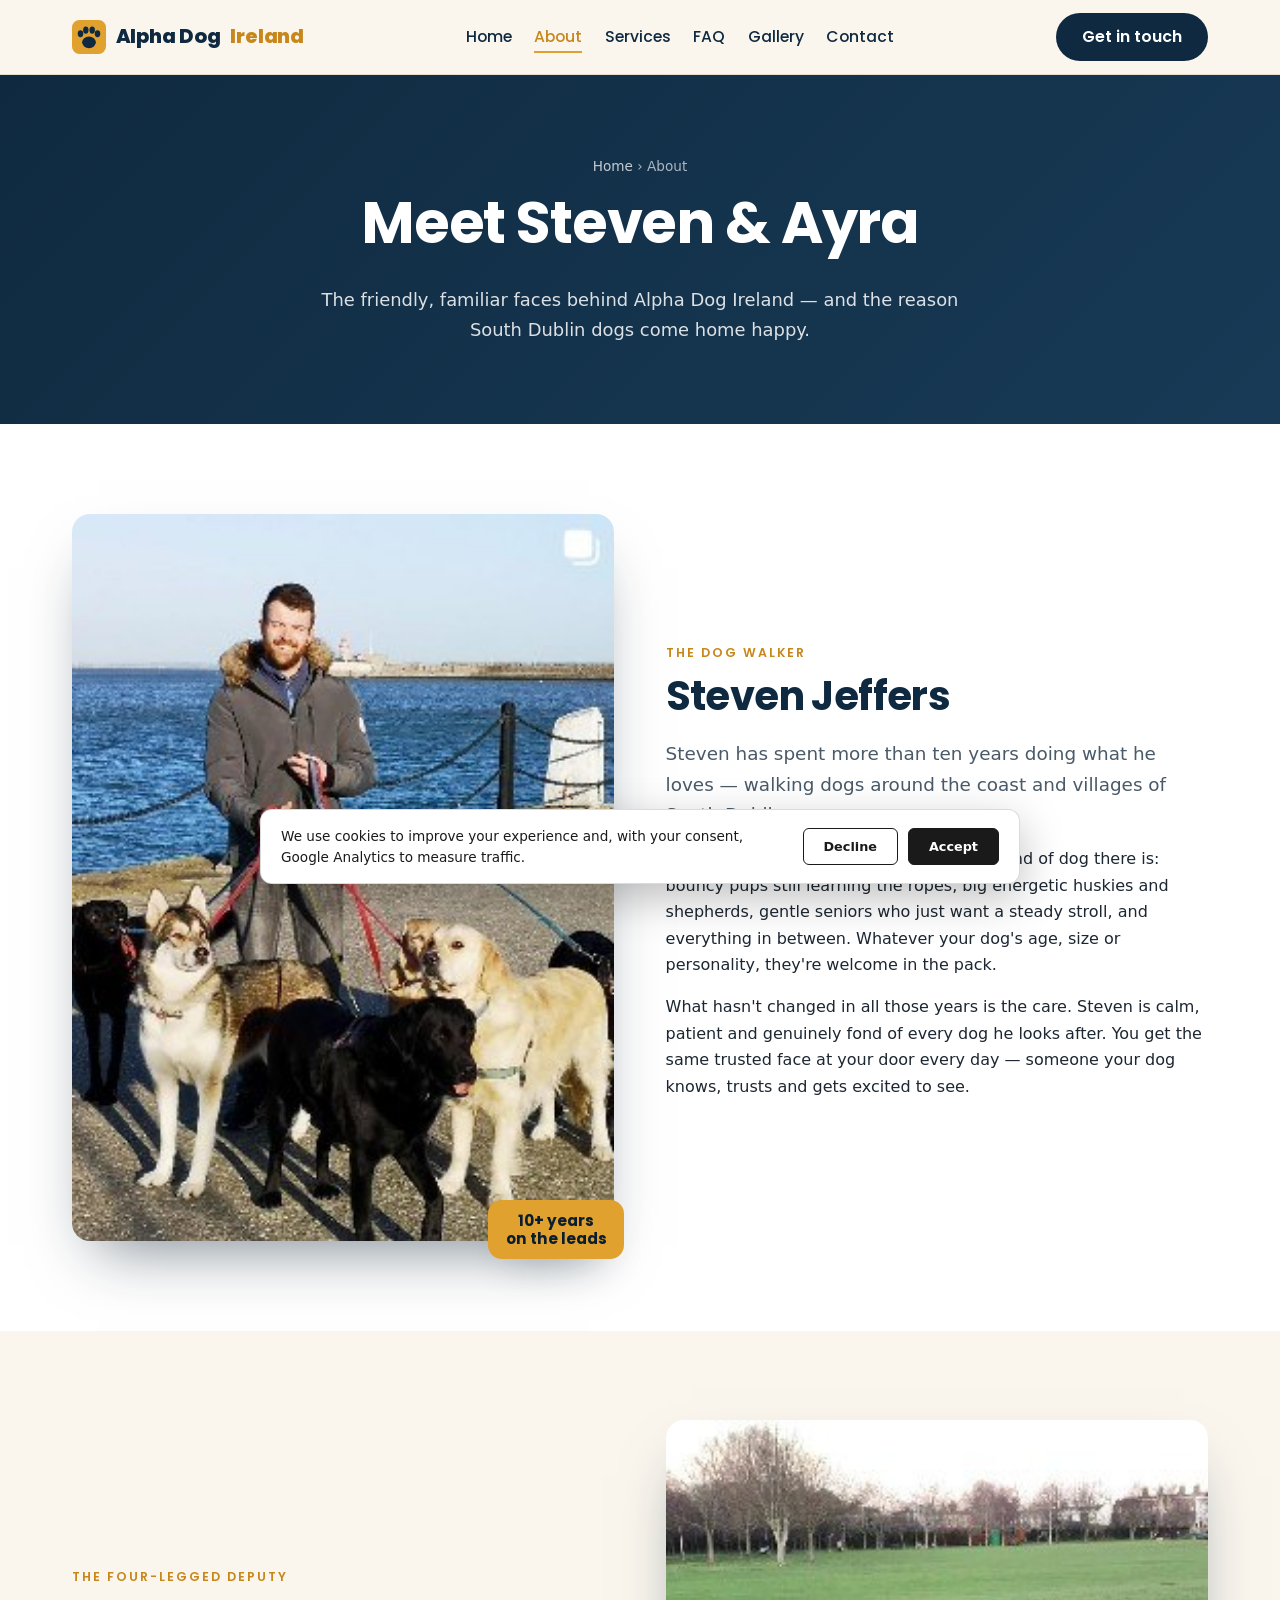
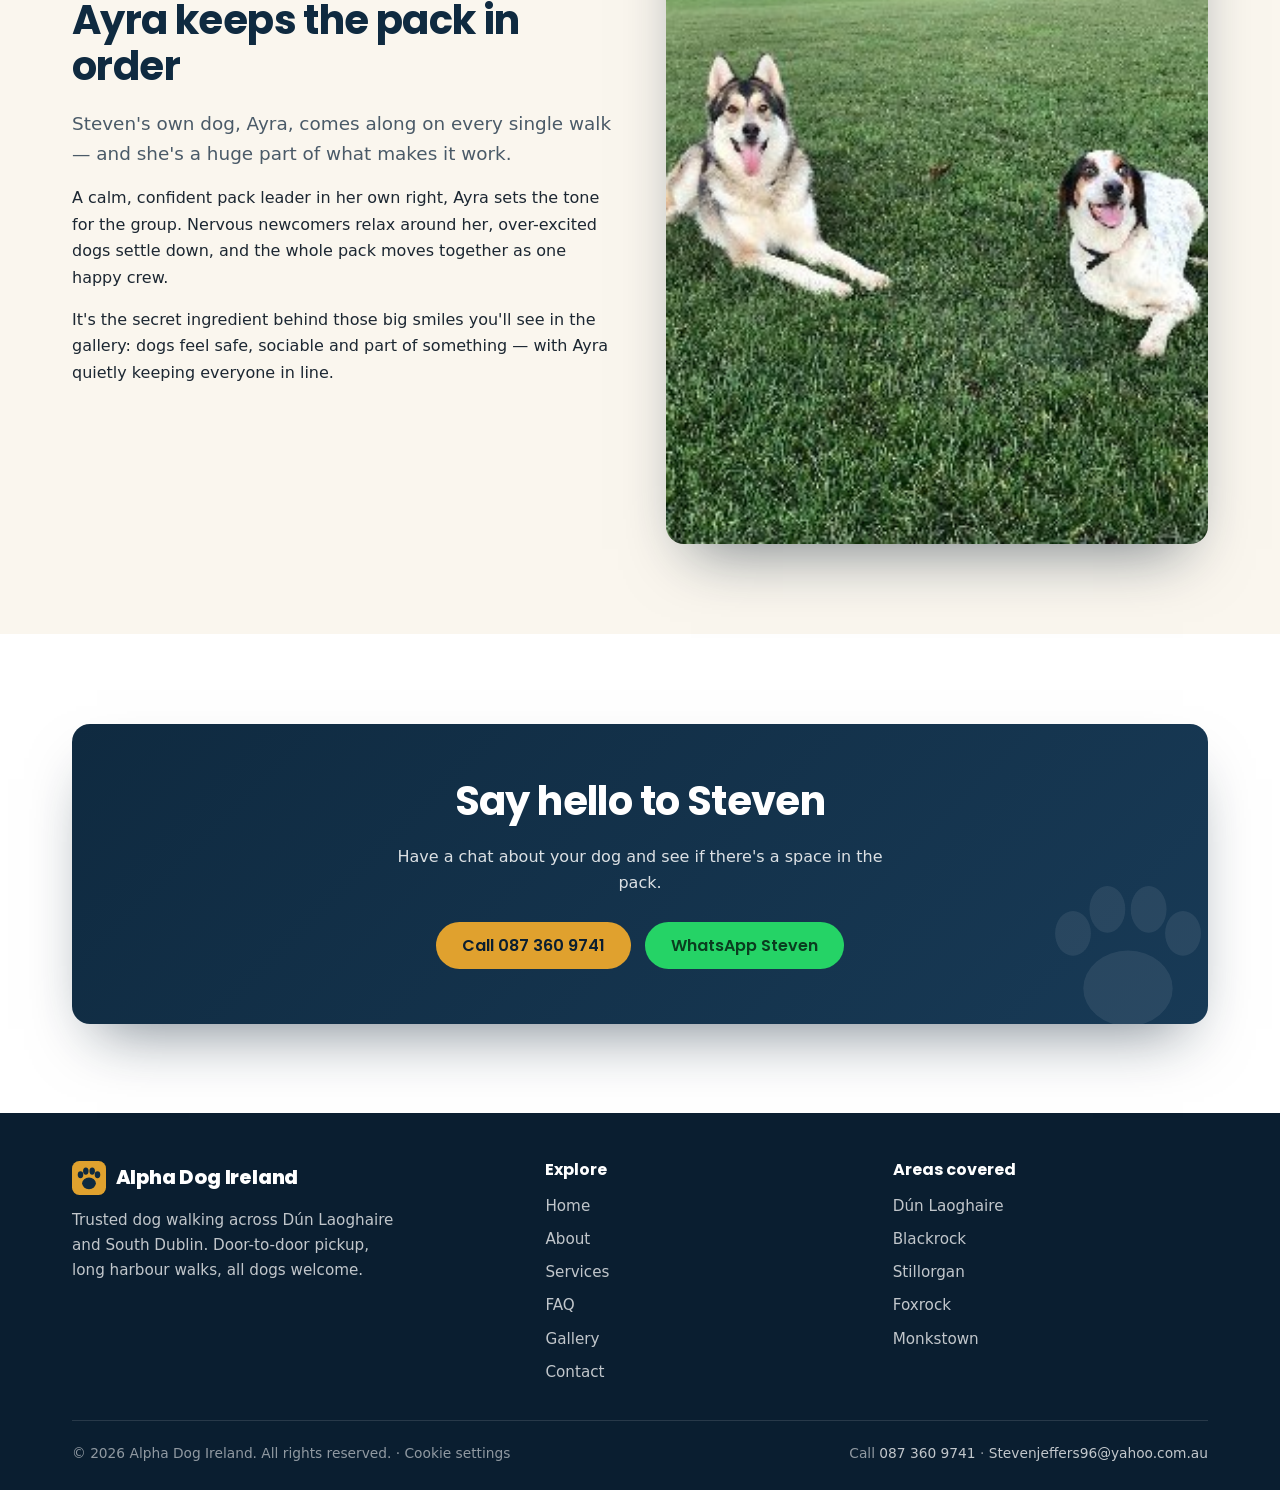
<file: about.html>
<!DOCTYPE html>
<html lang="en-IE">
<head>
<meta charset="UTF-8">
<meta name="viewport" content="width=device-width, initial-scale=1.0">
<title>About Steven &amp; Ayra | Alpha Dog Ireland Dog Walking</title>
<meta name="description" content="Meet Steven Jeffers — a dog walker with 10+ years of experience in South Dublin — and Ayra, the dog who keeps the whole pack in order. Trusted, calm, reliable dog walking.">
<link rel="canonical" href="https://alphadogireland.ie/about.html">
<meta property="og:title" content="About Steven &amp; Ayra | Alpha Dog Ireland">
<meta property="og:description" content="A dog walker with over ten years' experience across South Dublin, and Ayra — the pack's four-legged deputy.">
<meta property="og:type" content="website">
<meta property="og:url" content="https://alphadogireland.ie/about.html">
<meta property="og:image" content="https://alphadogireland.ie/images/og-image.jpg">
<meta name="theme-color" content="#0f2a40">
<link rel="icon" href="favicon.svg" type="image/svg+xml">
<link rel="apple-touch-icon" href="apple-touch-icon.png">
<link rel="preconnect" href="https://fonts.googleapis.com">
<link rel="preconnect" href="https://fonts.gstatic.com" crossorigin>
<link href="https://fonts.googleapis.com/css2?family=Poppins:wght@400;500;600;700;800&display=swap" rel="stylesheet">
<link rel="stylesheet" href="css/style.css">
</head>
<body>

<header class="site-header">
  <div class="container nav">
    <a class="brand" href="index.html" aria-label="Alpha Dog Ireland home">
      <svg class="paw" viewBox="0 0 64 64" aria-hidden="true"><rect width="64" height="64" rx="14" fill="#e0a12e"/><g fill="#0f2a40"><ellipse cx="32" cy="42" rx="13" ry="11"/><ellipse cx="16" cy="26" rx="5.2" ry="6.5"/><ellipse cx="26" cy="19" rx="5.2" ry="6.8"/><ellipse cx="38" cy="19" rx="5.2" ry="6.8"/><ellipse cx="48" cy="26" rx="5.2" ry="6.5"/></g></svg>
      Alpha Dog <span class="ie">Ireland</span>
    </a>
    <nav aria-label="Primary">
      <ul class="nav-links">
        <li><a href="index.html">Home</a></li>
        <li><a href="about.html" class="active">About</a></li>
        <li><a href="services.html">Services</a></li>
        <li><a href="faq.html">FAQ</a></li>
        <li><a href="gallery.html">Gallery</a></li>
        <li><a href="contact.html">Contact</a></li>
      </ul>
    </nav>
    <div class="nav-cta">
      <a class="btn btn--navy" href="contact.html">Get in touch</a>
      <button class="nav-toggle" aria-label="Menu" aria-expanded="false"><svg viewBox="0 0 24 24" fill="none" stroke="currentColor" stroke-width="2" stroke-linecap="round"><path d="M4 6h16M4 12h16M4 18h16"/></svg></button>
    </div>
  </div>
</header>

<section class="page-hero">
  <div class="container">
    <div class="breadcrumbs"><a href="index.html">Home</a> &rsaquo; About</div>
    <h1>Meet Steven &amp; Ayra</h1>
    <p>The friendly, familiar faces behind Alpha Dog Ireland — and the reason South Dublin dogs come home happy.</p>
  </div>
</section>

<section class="section section--paper">
  <div class="container split">
    <div class="split__media reveal">
      <img src="images/steven-harbour.jpg" alt="Steven Jeffers with a group of dogs on their leads by the Dún Laoghaire harbour" loading="lazy">
      <div class="split__badge">10+ years<br>on the leads</div>
    </div>
    <div class="reveal">
      <span class="eyebrow">The dog walker</span>
      <h2>Steven Jeffers</h2>
      <p class="lead">Steven has spent more than ten years doing what he loves — walking dogs around the coast and villages of South Dublin.</p>
      <p>In that time he's walked just about every kind of dog there is: bouncy pups still learning the ropes, big energetic huskies and shepherds, gentle seniors who just want a steady stroll, and everything in between. Whatever your dog's age, size or personality, they're welcome in the pack.</p>
      <p>What hasn't changed in all those years is the care. Steven is calm, patient and genuinely fond of every dog he looks after. You get the same trusted face at your door every day — someone your dog knows, trusts and gets excited to see.</p>
    </div>
  </div>
</section>

<section class="section section--cream">
  <div class="container split split--reverse">
    <div class="split__media reveal">
      <img src="images/gallery/dog-14.jpg" alt="Ayra the husky relaxing with a friend on the grass after a walk" loading="lazy">
    </div>
    <div class="reveal">
      <span class="eyebrow">The four-legged deputy</span>
      <h2>Ayra keeps the pack in order</h2>
      <p class="lead">Steven's own dog, Ayra, comes along on every single walk — and she's a huge part of what makes it work.</p>
      <p>A calm, confident pack leader in her own right, Ayra sets the tone for the group. Nervous newcomers relax around her, over-excited dogs settle down, and the whole pack moves together as one happy crew.</p>
      <p>It's the secret ingredient behind those big smiles you'll see in the gallery: dogs feel safe, sociable and part of something — with Ayra quietly keeping everyone in line.</p>
    </div>
  </div>
</section>

<section class="section section--paper">
  <div class="container">
    <div class="cta-band">
      <svg class="paw-watermark" viewBox="0 0 64 64" aria-hidden="true"><g fill="#ffffff"><ellipse cx="32" cy="42" rx="13" ry="11"/><ellipse cx="16" cy="26" rx="5.2" ry="6.5"/><ellipse cx="26" cy="19" rx="5.2" ry="6.8"/><ellipse cx="38" cy="19" rx="5.2" ry="6.8"/><ellipse cx="48" cy="26" rx="5.2" ry="6.5"/></g></svg>
      <h2>Say hello to Steven</h2>
      <p>Have a chat about your dog and see if there's a space in the pack.</p>
      <div class="btn-row" style="margin-top:1.6rem;justify-content:center">
        <a class="btn btn--call" href="tel:+353873609741">Call 087 360 9741</a>
        <a class="btn btn--wa" href="https://wa.me/353873609741?text=Hi%20Steven%2C%20I%27d%20like%20to%20ask%20about%20dog%20walking" target="_blank" rel="noopener">WhatsApp Steven</a>
      </div>
    </div>
  </div>
</section>

<footer class="site-footer">
  <div class="container">
    <div class="footer-grid">
      <div class="footer-brand">
        <a class="brand" href="index.html"><svg class="paw" viewBox="0 0 64 64" aria-hidden="true"><rect width="64" height="64" rx="14" fill="#e0a12e"/><g fill="#0f2a40"><ellipse cx="32" cy="42" rx="13" ry="11"/><ellipse cx="16" cy="26" rx="5.2" ry="6.5"/><ellipse cx="26" cy="19" rx="5.2" ry="6.8"/><ellipse cx="38" cy="19" rx="5.2" ry="6.8"/><ellipse cx="48" cy="26" rx="5.2" ry="6.5"/></g></svg> Alpha Dog Ireland</a>
        <p>Trusted dog walking across Dún Laoghaire and South Dublin. Door-to-door pickup, long harbour walks, all dogs welcome.</p>
      </div>
      <div>
        <h4>Explore</h4>
        <ul class="footer-links">
          <li><a href="index.html">Home</a></li>
          <li><a href="about.html">About</a></li>
          <li><a href="services.html">Services</a></li>
          <li><a href="faq.html">FAQ</a></li>
          <li><a href="gallery.html">Gallery</a></li>
          <li><a href="contact.html">Contact</a></li>
        </ul>
      </div>
      <div>
        <h4>Areas covered</h4>
        <ul class="footer-links">
          <li><a href="areas/dun-laoghaire.html">Dún Laoghaire</a></li>
          <li><a href="areas/blackrock.html">Blackrock</a></li>
          <li><a href="areas/stillorgan.html">Stillorgan</a></li>
          <li><a href="areas/foxrock.html">Foxrock</a></li>
          <li><a href="areas/monkstown.html">Monkstown</a></li>
        </ul>
      </div>
    </div>
    <div class="footer-bottom">
      <span>&copy; <span id="year">2026</span> Alpha Dog Ireland. All rights reserved. &middot; <a href="#" data-cookie-settings style="color:rgba(255,255,255,.55)">Cookie settings</a></span>
      <span>Call <a href="tel:+353873609741">087 360 9741</a> &middot; <a href="mailto:Stevenjeffers96@yahoo.com.au">Stevenjeffers96@yahoo.com.au</a></span>
    </div>
  </div>
</footer>

<script src="js/main.js"></script>
<script src="cookie-consent.js"></script>
</body>
</html>
</file>
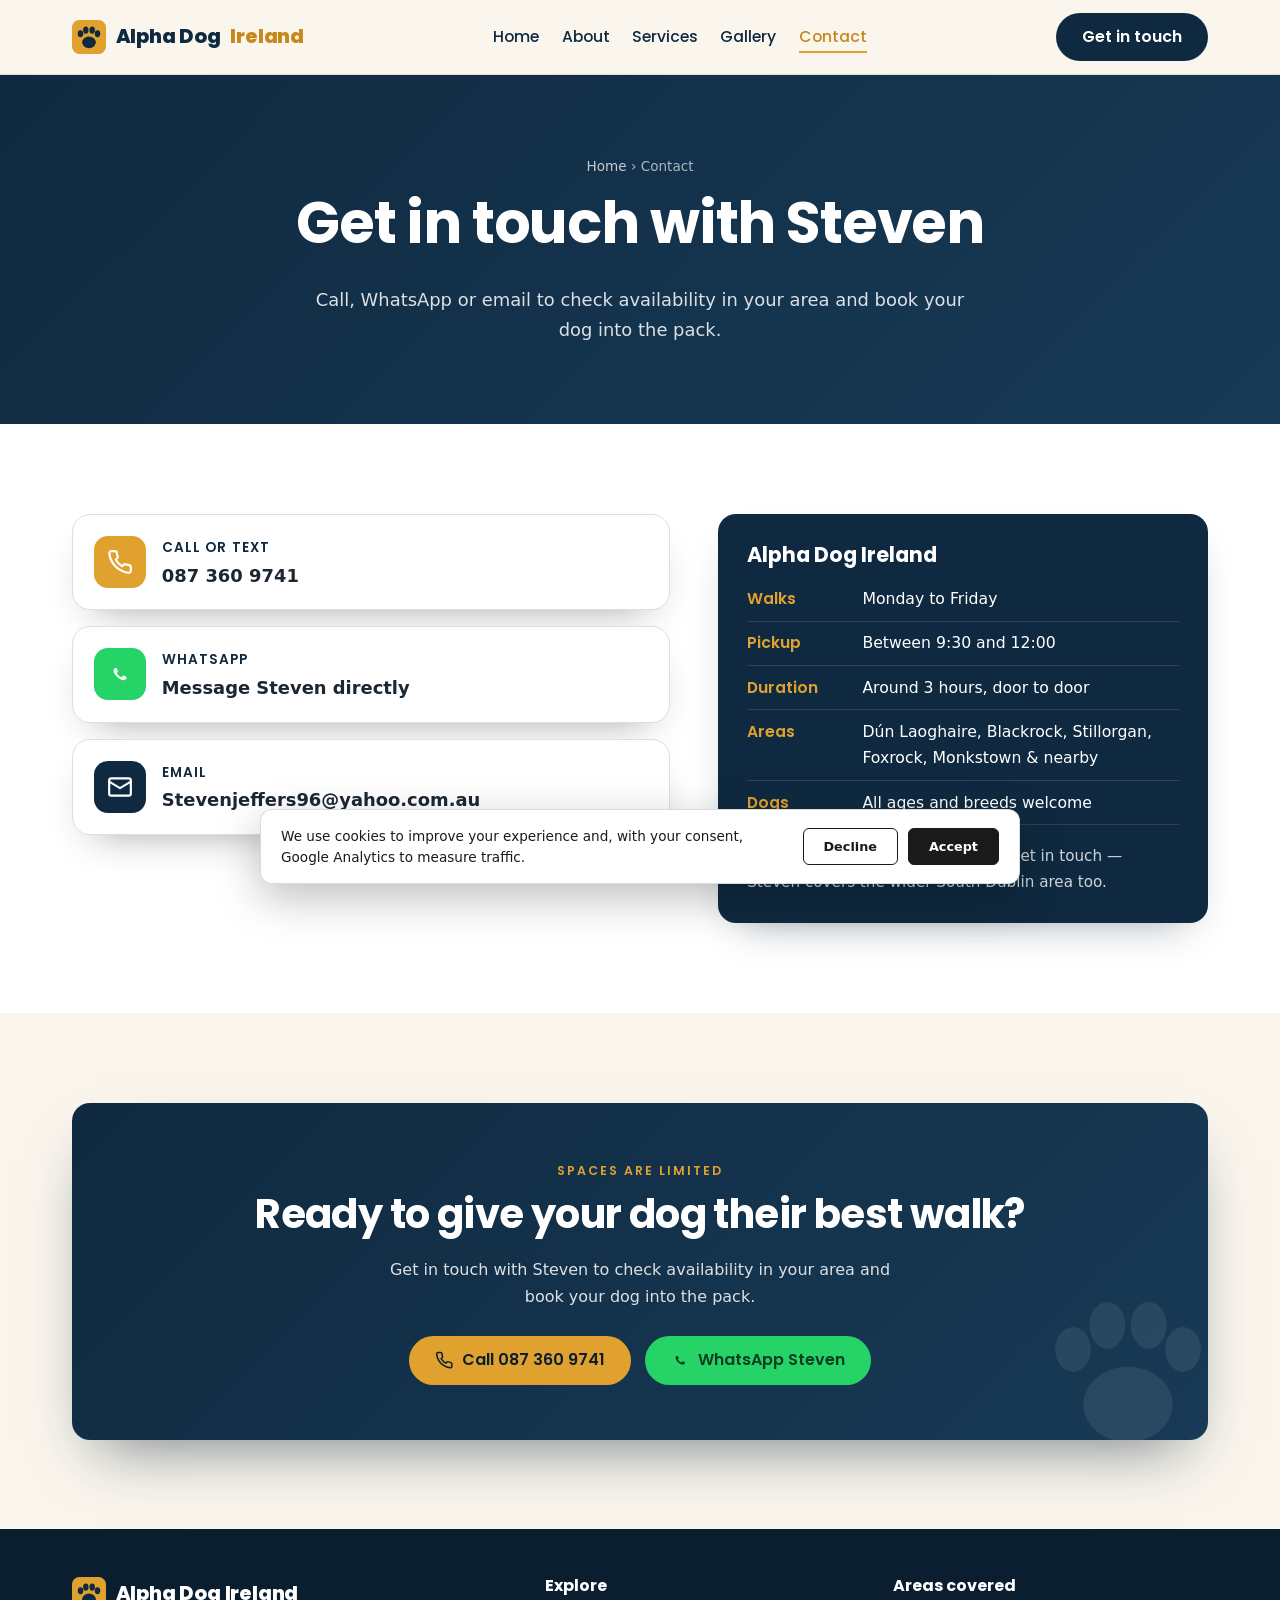
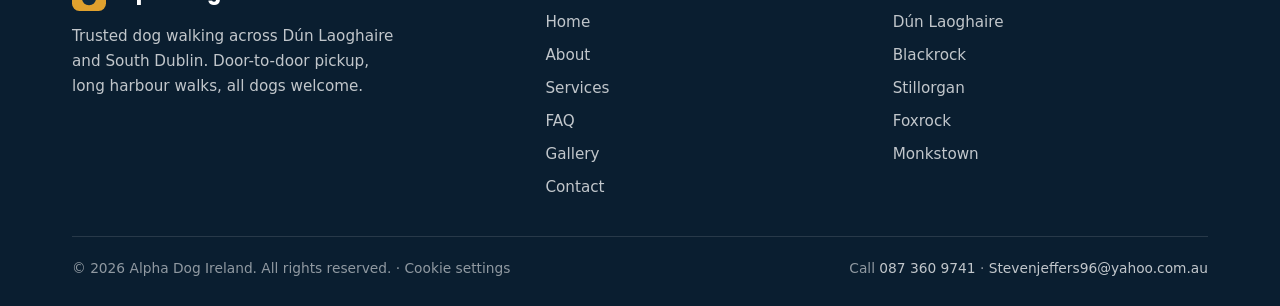
<file: contact.html>
<!DOCTYPE html>
<html lang="en-IE">
<head>
<meta charset="UTF-8">
<meta name="viewport" content="width=device-width, initial-scale=1.0">
<title>Contact | Alpha Dog Ireland Dog Walking</title>
<meta name="description" content="Contact Alpha Dog Ireland to book dog walking in South Dublin. Call or WhatsApp Steven on 087 360 9741, or email Stevenjeffers96@yahoo.com.au.">
<link rel="canonical" href="https://alphadogireland.ie/contact.html">
<meta property="og:title" content="Contact | Alpha Dog Ireland Dog Walking">
<meta property="og:description" content="Contact Alpha Dog Ireland to book dog walking in South Dublin. Call or WhatsApp Steven on 087 360 9741, or email Stevenjeffers96@yahoo.com.au.">
<meta property="og:type" content="website">
<meta property="og:url" content="https://alphadogireland.ie/contact.html">
<meta property="og:image" content="https://alphadogireland.ie/images/og-image.jpg">
<meta name="theme-color" content="#0f2a40">
<link rel="icon" href="favicon.svg" type="image/svg+xml">
<link rel="apple-touch-icon" href="apple-touch-icon.png">
<link rel="preconnect" href="https://fonts.googleapis.com">
<link rel="preconnect" href="https://fonts.gstatic.com" crossorigin>
<link href="https://fonts.googleapis.com/css2?family=Poppins:wght@400;500;600;700;800&display=swap" rel="stylesheet">
<link rel="stylesheet" href="css/style.css">
</head>
<body>

<header class="site-header">
  <div class="container nav">
    <a class="brand" href="index.html" aria-label="Alpha Dog Ireland home"><svg class="paw" viewBox="0 0 64 64" aria-hidden="true"><rect width="64" height="64" rx="14" fill="#e0a12e"/><g fill="#0f2a40"><ellipse cx="32" cy="42" rx="13" ry="11"/><ellipse cx="16" cy="26" rx="5.2" ry="6.5"/><ellipse cx="26" cy="19" rx="5.2" ry="6.8"/><ellipse cx="38" cy="19" rx="5.2" ry="6.8"/><ellipse cx="48" cy="26" rx="5.2" ry="6.5"/></g></svg>
      Alpha Dog <span class="ie">Ireland</span>
    </a>
    <nav aria-label="Primary"><ul class="nav-links"><li><a href="index.html">Home</a></li><li><a href="about.html">About</a></li><li><a href="services.html">Services</a></li><li><a href="gallery.html">Gallery</a></li><li><a href="contact.html" class="active">Contact</a></li></ul></nav>
    <div class="nav-cta">
      <a class="btn btn--navy" href="contact.html">Get in touch</a>
      <button class="nav-toggle" aria-label="Menu" aria-expanded="false"><svg viewBox="0 0 24 24" fill="none" stroke="currentColor" stroke-width="2" stroke-linecap="round"><path d="M4 6h16M4 12h16M4 18h16"/></svg></button>
    </div>
  </div>
</header>

<section class="page-hero">
  <div class="container">
    <div class="breadcrumbs"><a href="index.html">Home</a> &rsaquo; Contact</div>
    <h1>Get in touch with Steven</h1>
    <p>Call, WhatsApp or email to check availability in your area and book your dog into the pack.</p>
  </div>
</section>

<section class="section section--paper">
  <div class="container contact-grid">
    <div class="contact-cards">
      <a class="contact-card" href="tel:+353873609741">
        <span class="ic ic--call"><svg viewBox="0 0 24 24" fill="none" stroke="currentColor" stroke-width="2" stroke-linecap="round" stroke-linejoin="round"><path d="M22 16.92v3a2 2 0 0 1-2.18 2 19.79 19.79 0 0 1-8.63-3.07 19.5 19.5 0 0 1-6-6 19.79 19.79 0 0 1-3.07-8.67A2 2 0 0 1 4.11 2h3a2 2 0 0 1 2 1.72c.13.96.36 1.9.7 2.81a2 2 0 0 1-.45 2.11L8.09 9.91a16 16 0 0 0 6 6l1.27-1.27a2 2 0 0 1 2.11-.45c.9.34 1.85.57 2.81.7A2 2 0 0 1 22 16.92z"/></svg></span>
        <span><span class="label">Call or text</span><br><span class="value">087 360 9741</span></span>
      </a>
      <a class="contact-card" href="https://wa.me/353873609741?text=Hi%20Steven%2C%20I%27d%20like%20to%20ask%20about%20dog%20walking" target="_blank" rel="noopener">
        <span class="ic ic--wa"><svg viewBox="0 0 24 24" fill="currentColor"><path d="M17.47 14.38c-.3-.15-1.76-.87-2.03-.97s-.47-.15-.67.15-.77.96-.94 1.16-.35.22-.64.07a8.13 8.13 0 0 1-2.4-1.48 9 9 0 0 1-1.66-2.06c-.17-.3 0-.46.13-.6s.3-.35.44-.52a2 2 0 0 0 .3-.5.55.55 0 0 0 0-.52c-.07-.15-.67-1.61-.92-2.2s-.48-.5-.67-.51h-.57a1.1 1.1 0 0 0-.8.37 3.35 3.35 0 0 0-1.04 2.48 5.8 5.8 0 0 0 1.22 3.09 13.3 13.3 0 0 0 5.1 4.51c.71.31 1.27.5 1.7.63a4.1 4.1 0 0 0 1.88.12c.57-.09 1.76-.72 2-1.42s.25-1.28.17-1.4-.26-.2-.55-.35z"/></svg></span>
        <span><span class="label">WhatsApp</span><br><span class="value">Message Steven directly</span></span>
      </a>
      <div class="contact-card contact-card--email">
        <span class="ic ic--email"><svg viewBox="0 0 24 24" fill="none" stroke="currentColor" stroke-width="2" stroke-linecap="round" stroke-linejoin="round"><rect x="2" y="4" width="20" height="16" rx="2"/><path d="m22 7-10 6L2 7"/></svg></span>
        <span><span class="label">Email</span><br><a class="value" href="mailto:Stevenjeffers96@yahoo.com.au" style="user-select:text;color:var(--ink)">Stevenjeffers96@yahoo.com.au</a></span>
      </div>
    </div>
    <div class="info-panel">
      <h3>Alpha Dog Ireland</h3>
      <div class="row"><strong>Walks</strong><span>Monday to Friday</span></div>
      <div class="row"><strong>Pickup</strong><span>Between 9:30 and 12:00</span></div>
      <div class="row"><strong>Duration</strong><span>Around 3 hours, door to door</span></div>
      <div class="row"><strong>Areas</strong><span>D&uacute;n Laoghaire, Blackrock, Stillorgan, Foxrock, Monkstown &amp; nearby</span></div>
      <div class="row"><strong>Dogs</strong><span>All ages and breeds welcome</span></div>
      <p style="margin:1.2rem 0 0;color:rgba(255,255,255,.8);font-size:.95rem">Not sure if you're in the area? Just get in touch &mdash; Steven covers the wider South Dublin area too.</p>
    </div>
  </div>
</section>
<section class="section section--cream">
  <div class="container"><div class="cta-band"><svg class="paw-watermark" viewBox="0 0 64 64" aria-hidden="true"><g fill="#ffffff"><ellipse cx="32" cy="42" rx="13" ry="11"/><ellipse cx="16" cy="26" rx="5.2" ry="6.5"/><ellipse cx="26" cy="19" rx="5.2" ry="6.8"/><ellipse cx="38" cy="19" rx="5.2" ry="6.8"/><ellipse cx="48" cy="26" rx="5.2" ry="6.5"/></g></svg>
    <span class="eyebrow" style="color:var(--amber)">Spaces are limited</span>
    <h2>Ready to give your dog their best walk?</h2>
    <p>Get in touch with Steven to check availability in your area and book your dog into the pack.</p>
    <div class="btn-row" style="margin-top:1.6rem;justify-content:center">
      <a class="btn btn--call" href="tel:+353873609741"><svg viewBox="0 0 24 24" fill="none" stroke="currentColor" stroke-width="2" stroke-linecap="round" stroke-linejoin="round"><path d="M22 16.92v3a2 2 0 0 1-2.18 2 19.79 19.79 0 0 1-8.63-3.07 19.5 19.5 0 0 1-6-6 19.79 19.79 0 0 1-3.07-8.67A2 2 0 0 1 4.11 2h3a2 2 0 0 1 2 1.72c.13.96.36 1.9.7 2.81a2 2 0 0 1-.45 2.11L8.09 9.91a16 16 0 0 0 6 6l1.27-1.27a2 2 0 0 1 2.11-.45c.9.34 1.85.57 2.81.7A2 2 0 0 1 22 16.92z"/></svg> Call 087 360 9741</a>
      <a class="btn btn--wa" href="https://wa.me/353873609741?text=Hi%20Steven%2C%20I%27d%20like%20to%20ask%20about%20dog%20walking" target="_blank" rel="noopener"><svg viewBox="0 0 24 24" fill="currentColor"><path d="M17.47 14.38c-.3-.15-1.76-.87-2.03-.97s-.47-.15-.67.15-.77.96-.94 1.16-.35.22-.64.07a8.13 8.13 0 0 1-2.4-1.48 9 9 0 0 1-1.66-2.06c-.17-.3 0-.46.13-.6s.3-.35.44-.52a2 2 0 0 0 .3-.5.55.55 0 0 0 0-.52c-.07-.15-.67-1.61-.92-2.2s-.48-.5-.67-.51h-.57a1.1 1.1 0 0 0-.8.37 3.35 3.35 0 0 0-1.04 2.48 5.8 5.8 0 0 0 1.22 3.09 13.3 13.3 0 0 0 5.1 4.51c.71.31 1.27.5 1.7.63a4.1 4.1 0 0 0 1.88.12c.57-.09 1.76-.72 2-1.42s.25-1.28.17-1.4-.26-.2-.55-.35z"/></svg> WhatsApp Steven</a>
    </div>
  </div></div>
</section>
<footer class="site-footer">
  <div class="container">
    <div class="footer-grid">
      <div class="footer-brand">
        <a class="brand" href="index.html"><svg class="paw" viewBox="0 0 64 64" aria-hidden="true"><rect width="64" height="64" rx="14" fill="#e0a12e"/><g fill="#0f2a40"><ellipse cx="32" cy="42" rx="13" ry="11"/><ellipse cx="16" cy="26" rx="5.2" ry="6.5"/><ellipse cx="26" cy="19" rx="5.2" ry="6.8"/><ellipse cx="38" cy="19" rx="5.2" ry="6.8"/><ellipse cx="48" cy="26" rx="5.2" ry="6.5"/></g></svg> Alpha Dog Ireland</a>
        <p>Trusted dog walking across D&uacute;n Laoghaire and South Dublin. Door-to-door pickup, long harbour walks, all dogs welcome.</p>
      </div>
      <div><h4>Explore</h4><ul class="footer-links">
        <li><a href="index.html">Home</a></li>
        <li><a href="about.html">About</a></li>
        <li><a href="services.html">Services</a></li>
        <li><a href="faq.html">FAQ</a></li>
        <li><a href="gallery.html">Gallery</a></li>
        <li><a href="contact.html">Contact</a></li>
      </ul></div>
      <div><h4>Areas covered</h4><ul class="footer-links">
        <li><a href="areas/dun-laoghaire.html">D&uacute;n Laoghaire</a></li>
        <li><a href="areas/blackrock.html">Blackrock</a></li>
        <li><a href="areas/stillorgan.html">Stillorgan</a></li>
        <li><a href="areas/foxrock.html">Foxrock</a></li>
        <li><a href="areas/monkstown.html">Monkstown</a></li>
      </ul></div>
    </div>
    <div class="footer-bottom">
      <span>&copy; <span id="year">2026</span> Alpha Dog Ireland. All rights reserved. &middot; <a href="#" data-cookie-settings style="color:rgba(255,255,255,.55)">Cookie settings</a></span>
      <span>Call <a href="tel:+353873609741">087 360 9741</a> &middot; <a href="mailto:Stevenjeffers96@yahoo.com.au">Stevenjeffers96@yahoo.com.au</a></span>
    </div>
  </div>
</footer>
<script src="js/main.js"></script>
<script src="cookie-consent.js"></script>
</body>
</html>
</file>
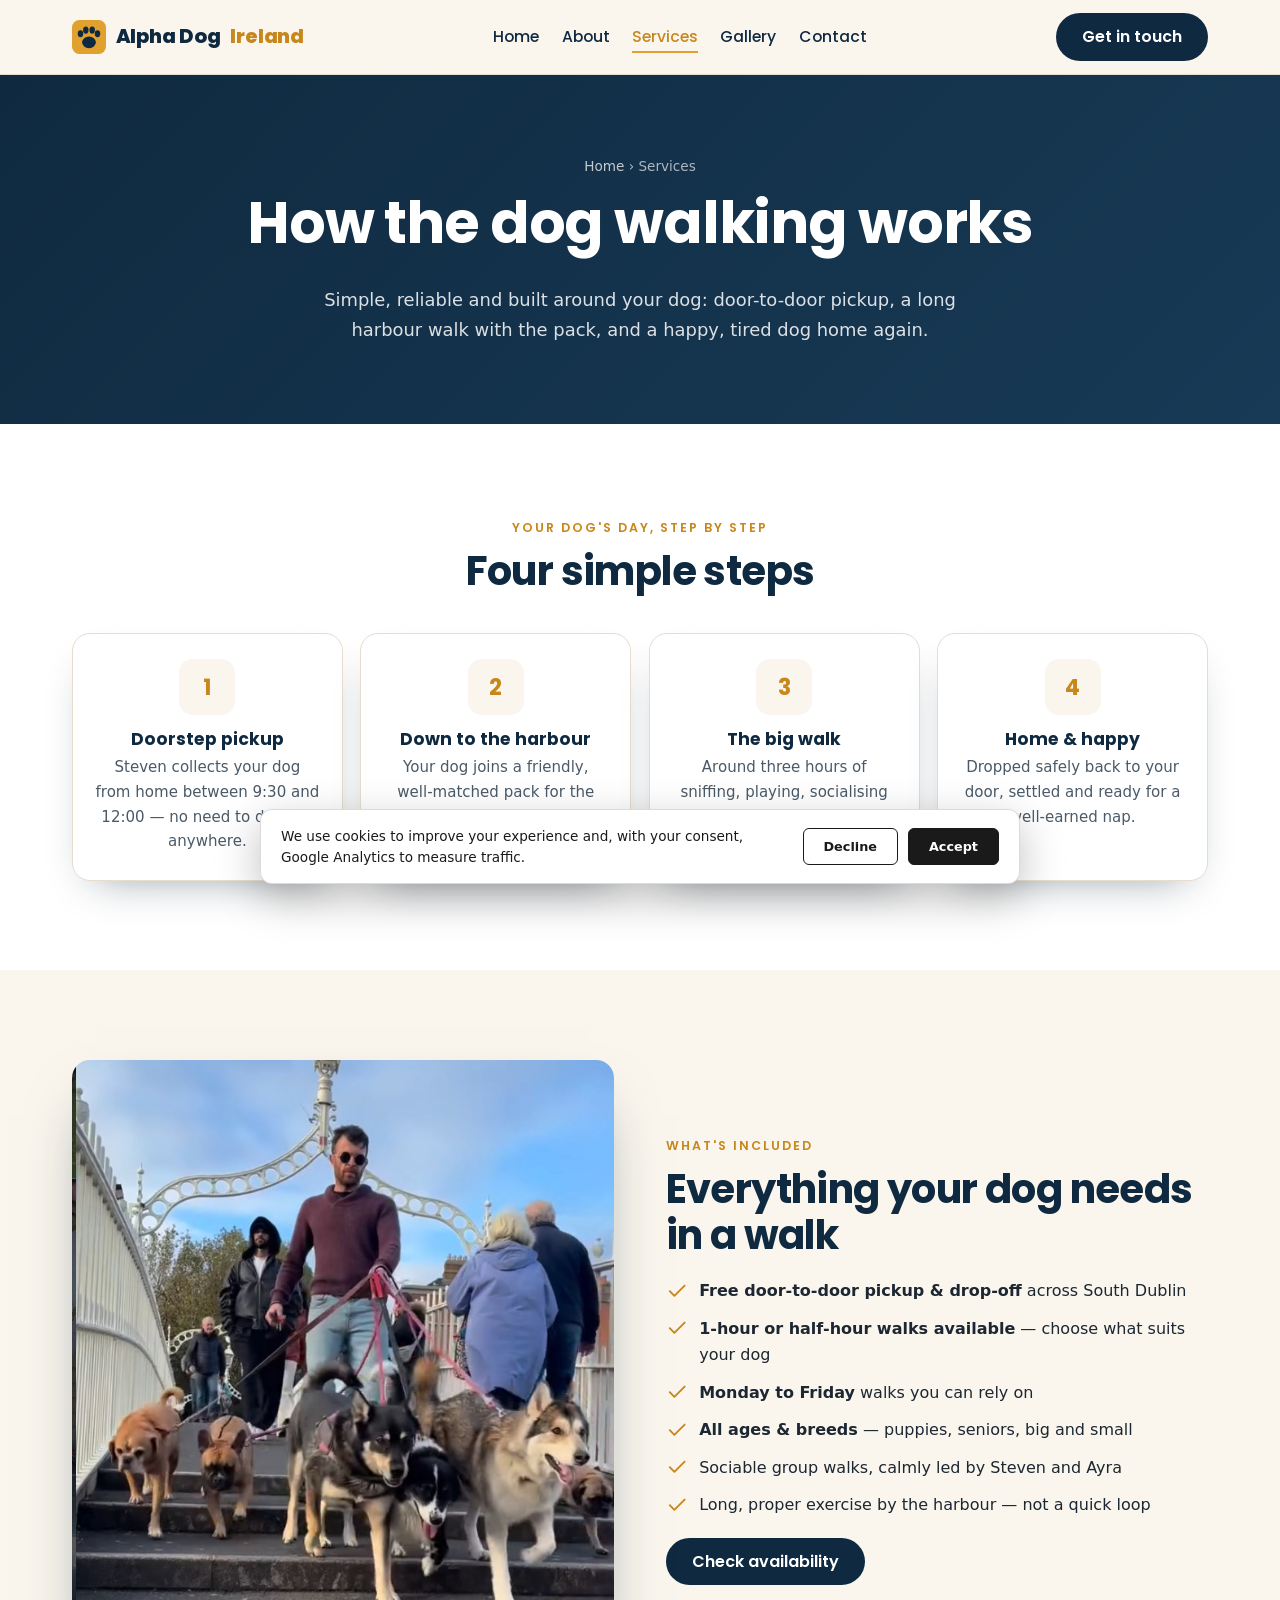
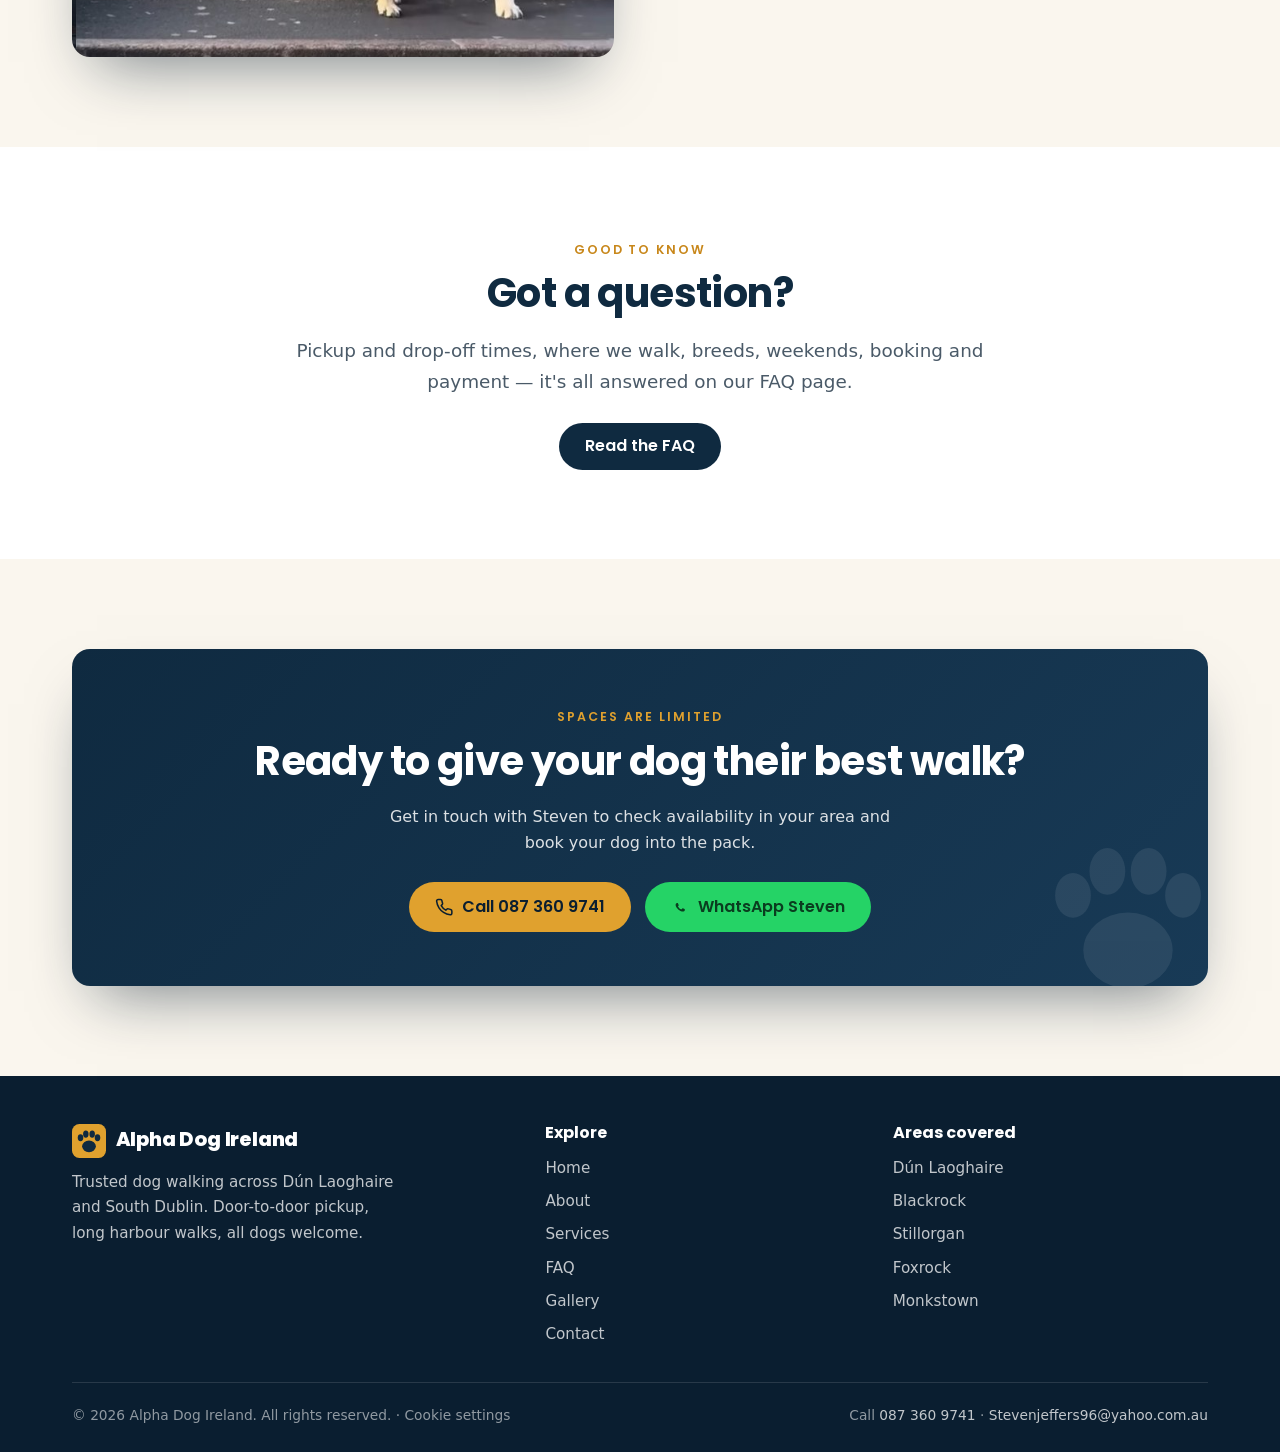
<file: services.html>
<!DOCTYPE html>
<html lang="en-IE">
<head>
<meta charset="UTF-8">
<meta name="viewport" content="width=device-width, initial-scale=1.0">
<title>Dog Walking Services | Alpha Dog Ireland</title>
<meta name="description" content="How Alpha Dog Ireland works: free door-to-door pickup across South Dublin, ~3 hour harbour pack walks, Monday to Friday, all ages and breeds welcome.">
<link rel="canonical" href="https://alphadogireland.ie/services.html">
<meta property="og:title" content="Dog Walking Services | Alpha Dog Ireland">
<meta property="og:description" content="How Alpha Dog Ireland works: free door-to-door pickup across South Dublin, ~3 hour harbour pack walks, Monday to Friday, all ages and breeds welcome.">
<meta property="og:type" content="website">
<meta property="og:url" content="https://alphadogireland.ie/services.html">
<meta property="og:image" content="https://alphadogireland.ie/images/og-image.jpg">
<meta name="theme-color" content="#0f2a40">
<link rel="icon" href="favicon.svg" type="image/svg+xml">
<link rel="apple-touch-icon" href="apple-touch-icon.png">
<link rel="preconnect" href="https://fonts.googleapis.com">
<link rel="preconnect" href="https://fonts.gstatic.com" crossorigin>
<link href="https://fonts.googleapis.com/css2?family=Poppins:wght@400;500;600;700;800&display=swap" rel="stylesheet">
<link rel="stylesheet" href="css/style.css">
</head>
<body>

<header class="site-header">
  <div class="container nav">
    <a class="brand" href="index.html" aria-label="Alpha Dog Ireland home"><svg class="paw" viewBox="0 0 64 64" aria-hidden="true"><rect width="64" height="64" rx="14" fill="#e0a12e"/><g fill="#0f2a40"><ellipse cx="32" cy="42" rx="13" ry="11"/><ellipse cx="16" cy="26" rx="5.2" ry="6.5"/><ellipse cx="26" cy="19" rx="5.2" ry="6.8"/><ellipse cx="38" cy="19" rx="5.2" ry="6.8"/><ellipse cx="48" cy="26" rx="5.2" ry="6.5"/></g></svg>
      Alpha Dog <span class="ie">Ireland</span>
    </a>
    <nav aria-label="Primary"><ul class="nav-links"><li><a href="index.html">Home</a></li><li><a href="about.html">About</a></li><li><a href="services.html" class="active">Services</a></li><li><a href="gallery.html">Gallery</a></li><li><a href="contact.html">Contact</a></li></ul></nav>
    <div class="nav-cta">
      <a class="btn btn--navy" href="contact.html">Get in touch</a>
      <button class="nav-toggle" aria-label="Menu" aria-expanded="false"><svg viewBox="0 0 24 24" fill="none" stroke="currentColor" stroke-width="2" stroke-linecap="round"><path d="M4 6h16M4 12h16M4 18h16"/></svg></button>
    </div>
  </div>
</header>

<section class="page-hero">
  <div class="container">
    <div class="breadcrumbs"><a href="index.html">Home</a> &rsaquo; Services</div>
    <h1>How the dog walking works</h1>
    <p>Simple, reliable and built around your dog: door-to-door pickup, a long harbour walk with the pack, and a happy, tired dog home again.</p>
  </div>
</section>

<section class="section section--paper">
  <div class="container">
    <div class="center" style="margin-bottom:2.4rem">
      <span class="eyebrow">Your dog's day, step by step</span>
      <h2>Four simple steps</h2>
    </div>
    <div class="features">
      <div class="feature reveal"><div class="ic"><b style="font-family:var(--font-head);font-size:1.4rem">1</b></div><h3>Doorstep pickup</h3><p>Steven collects your dog from home between 9:30 and 12:00 &mdash; no need to drop off anywhere.</p></div>
      <div class="feature reveal"><div class="ic"><b style="font-family:var(--font-head);font-size:1.4rem">2</b></div><h3>Down to the harbour</h3><p>Your dog joins a friendly, well-matched pack for the trip to the seafront.</p></div>
      <div class="feature reveal"><div class="ic"><b style="font-family:var(--font-head);font-size:1.4rem">3</b></div><h3>The big walk</h3><p>Around three hours of sniffing, playing, socialising and fresh sea air.</p></div>
      <div class="feature reveal"><div class="ic"><b style="font-family:var(--font-head);font-size:1.4rem">4</b></div><h3>Home &amp; happy</h3><p>Dropped safely back to your door, settled and ready for a well-earned nap.</p></div>
    </div>
  </div>
</section>

<section class="section section--cream">
  <div class="container split">
    <div class="split__media reveal">
      <img src="images/pack-walk.jpg" alt="Steven walking a large pack of happy dogs together in Dublin" loading="lazy">
    </div>
    <div class="reveal">
      <span class="eyebrow">What's included</span>
      <h2>Everything your dog needs in a walk</h2>
      <ul class="ticks">
        <li><svg viewBox="0 0 24 24" fill="none" stroke="currentColor" stroke-width="2" stroke-linecap="round" stroke-linejoin="round"><path d="M20 6 9 17l-5-5"/></svg> <span><strong>Free door-to-door pickup &amp; drop-off</strong> across South Dublin</span></li>
        <li><svg viewBox="0 0 24 24" fill="none" stroke="currentColor" stroke-width="2" stroke-linecap="round" stroke-linejoin="round"><path d="M20 6 9 17l-5-5"/></svg> <span><strong>1-hour or half-hour walks available</strong> &mdash; choose what suits your dog</span></li>
        <li><svg viewBox="0 0 24 24" fill="none" stroke="currentColor" stroke-width="2" stroke-linecap="round" stroke-linejoin="round"><path d="M20 6 9 17l-5-5"/></svg> <span><strong>Monday to Friday</strong> walks you can rely on</span></li>
        <li><svg viewBox="0 0 24 24" fill="none" stroke="currentColor" stroke-width="2" stroke-linecap="round" stroke-linejoin="round"><path d="M20 6 9 17l-5-5"/></svg> <span><strong>All ages &amp; breeds</strong> &mdash; puppies, seniors, big and small</span></li>
        <li><svg viewBox="0 0 24 24" fill="none" stroke="currentColor" stroke-width="2" stroke-linecap="round" stroke-linejoin="round"><path d="M20 6 9 17l-5-5"/></svg> <span>Sociable group walks, calmly led by Steven and Ayra</span></li>
        <li><svg viewBox="0 0 24 24" fill="none" stroke="currentColor" stroke-width="2" stroke-linecap="round" stroke-linejoin="round"><path d="M20 6 9 17l-5-5"/></svg> <span>Long, proper exercise by the harbour &mdash; not a quick loop</span></li>
      </ul>
      <a class="btn btn--navy" href="contact.html">Check availability</a>
    </div>
  </div>
</section>

<section class="section section--paper">
  <div class="container">
    <div class="center">
      <span class="eyebrow">Good to know</span>
      <h2>Got a question?</h2>
      <p class="lead center">Pickup and drop-off times, where we walk, breeds, weekends, booking and payment &mdash; it's all answered on our FAQ page.</p>
      <a class="btn btn--navy" href="faq.html" style="margin-top:.6rem">Read the FAQ</a>
    </div>
  </div>
</section>
<section class="section section--cream">
  <div class="container"><div class="cta-band"><svg class="paw-watermark" viewBox="0 0 64 64" aria-hidden="true"><g fill="#ffffff"><ellipse cx="32" cy="42" rx="13" ry="11"/><ellipse cx="16" cy="26" rx="5.2" ry="6.5"/><ellipse cx="26" cy="19" rx="5.2" ry="6.8"/><ellipse cx="38" cy="19" rx="5.2" ry="6.8"/><ellipse cx="48" cy="26" rx="5.2" ry="6.5"/></g></svg>
    <span class="eyebrow" style="color:var(--amber)">Spaces are limited</span>
    <h2>Ready to give your dog their best walk?</h2>
    <p>Get in touch with Steven to check availability in your area and book your dog into the pack.</p>
    <div class="btn-row" style="margin-top:1.6rem;justify-content:center">
      <a class="btn btn--call" href="tel:+353873609741"><svg viewBox="0 0 24 24" fill="none" stroke="currentColor" stroke-width="2" stroke-linecap="round" stroke-linejoin="round"><path d="M22 16.92v3a2 2 0 0 1-2.18 2 19.79 19.79 0 0 1-8.63-3.07 19.5 19.5 0 0 1-6-6 19.79 19.79 0 0 1-3.07-8.67A2 2 0 0 1 4.11 2h3a2 2 0 0 1 2 1.72c.13.96.36 1.9.7 2.81a2 2 0 0 1-.45 2.11L8.09 9.91a16 16 0 0 0 6 6l1.27-1.27a2 2 0 0 1 2.11-.45c.9.34 1.85.57 2.81.7A2 2 0 0 1 22 16.92z"/></svg> Call 087 360 9741</a>
      <a class="btn btn--wa" href="https://wa.me/353873609741?text=Hi%20Steven%2C%20I%27d%20like%20to%20ask%20about%20dog%20walking" target="_blank" rel="noopener"><svg viewBox="0 0 24 24" fill="currentColor"><path d="M17.47 14.38c-.3-.15-1.76-.87-2.03-.97s-.47-.15-.67.15-.77.96-.94 1.16-.35.22-.64.07a8.13 8.13 0 0 1-2.4-1.48 9 9 0 0 1-1.66-2.06c-.17-.3 0-.46.13-.6s.3-.35.44-.52a2 2 0 0 0 .3-.5.55.55 0 0 0 0-.52c-.07-.15-.67-1.61-.92-2.2s-.48-.5-.67-.51h-.57a1.1 1.1 0 0 0-.8.37 3.35 3.35 0 0 0-1.04 2.48 5.8 5.8 0 0 0 1.22 3.09 13.3 13.3 0 0 0 5.1 4.51c.71.31 1.27.5 1.7.63a4.1 4.1 0 0 0 1.88.12c.57-.09 1.76-.72 2-1.42s.25-1.28.17-1.4-.26-.2-.55-.35z"/></svg> WhatsApp Steven</a>
    </div>
  </div></div>
</section>
<footer class="site-footer">
  <div class="container">
    <div class="footer-grid">
      <div class="footer-brand">
        <a class="brand" href="index.html"><svg class="paw" viewBox="0 0 64 64" aria-hidden="true"><rect width="64" height="64" rx="14" fill="#e0a12e"/><g fill="#0f2a40"><ellipse cx="32" cy="42" rx="13" ry="11"/><ellipse cx="16" cy="26" rx="5.2" ry="6.5"/><ellipse cx="26" cy="19" rx="5.2" ry="6.8"/><ellipse cx="38" cy="19" rx="5.2" ry="6.8"/><ellipse cx="48" cy="26" rx="5.2" ry="6.5"/></g></svg> Alpha Dog Ireland</a>
        <p>Trusted dog walking across D&uacute;n Laoghaire and South Dublin. Door-to-door pickup, long harbour walks, all dogs welcome.</p>
      </div>
      <div><h4>Explore</h4><ul class="footer-links">
        <li><a href="index.html">Home</a></li>
        <li><a href="about.html">About</a></li>
        <li><a href="services.html">Services</a></li>
        <li><a href="faq.html">FAQ</a></li>
        <li><a href="gallery.html">Gallery</a></li>
        <li><a href="contact.html">Contact</a></li>
      </ul></div>
      <div><h4>Areas covered</h4><ul class="footer-links">
        <li><a href="areas/dun-laoghaire.html">D&uacute;n Laoghaire</a></li>
        <li><a href="areas/blackrock.html">Blackrock</a></li>
        <li><a href="areas/stillorgan.html">Stillorgan</a></li>
        <li><a href="areas/foxrock.html">Foxrock</a></li>
        <li><a href="areas/monkstown.html">Monkstown</a></li>
      </ul></div>
    </div>
    <div class="footer-bottom">
      <span>&copy; <span id="year">2026</span> Alpha Dog Ireland. All rights reserved. &middot; <a href="#" data-cookie-settings style="color:rgba(255,255,255,.55)">Cookie settings</a></span>
      <span>Call <a href="tel:+353873609741">087 360 9741</a> &middot; <a href="mailto:Stevenjeffers96@yahoo.com.au">Stevenjeffers96@yahoo.com.au</a></span>
    </div>
  </div>
</footer>
<script src="js/main.js"></script>
<script src="cookie-consent.js"></script>
</body>
</html>
</file>
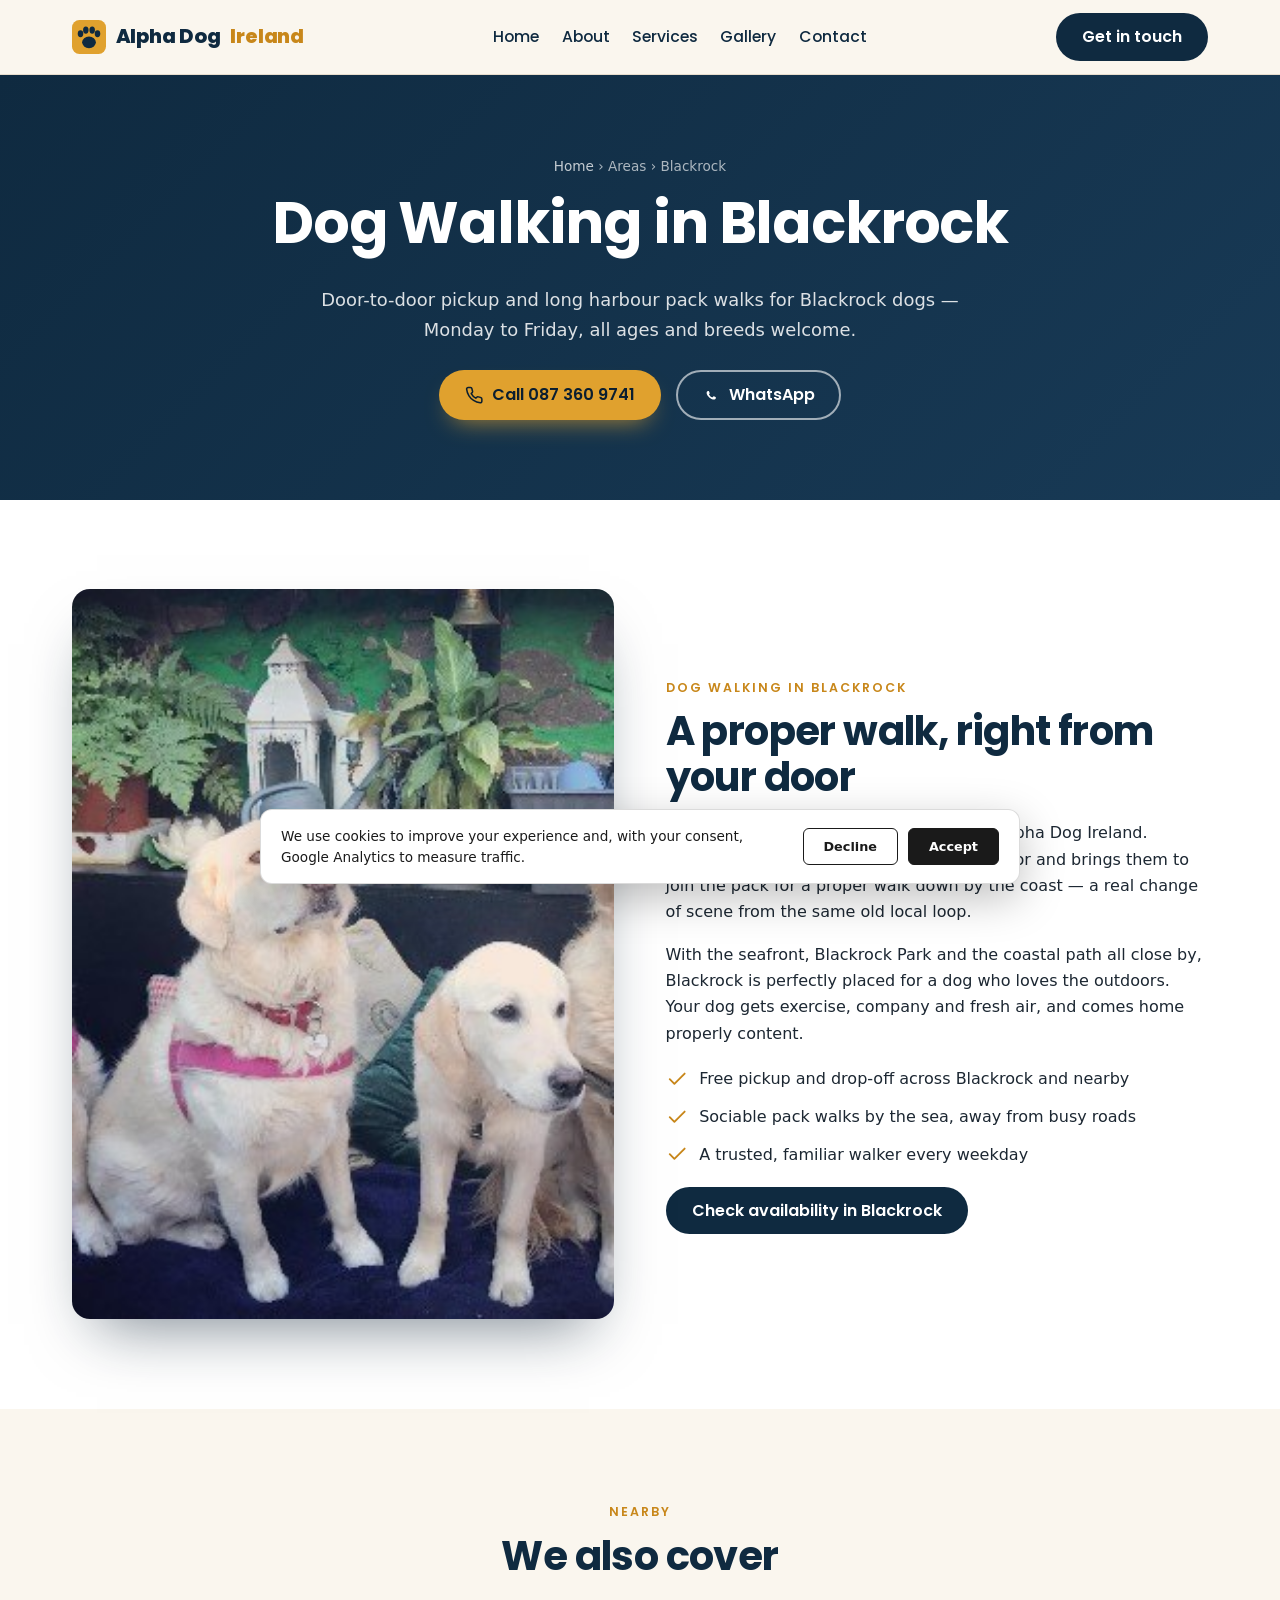
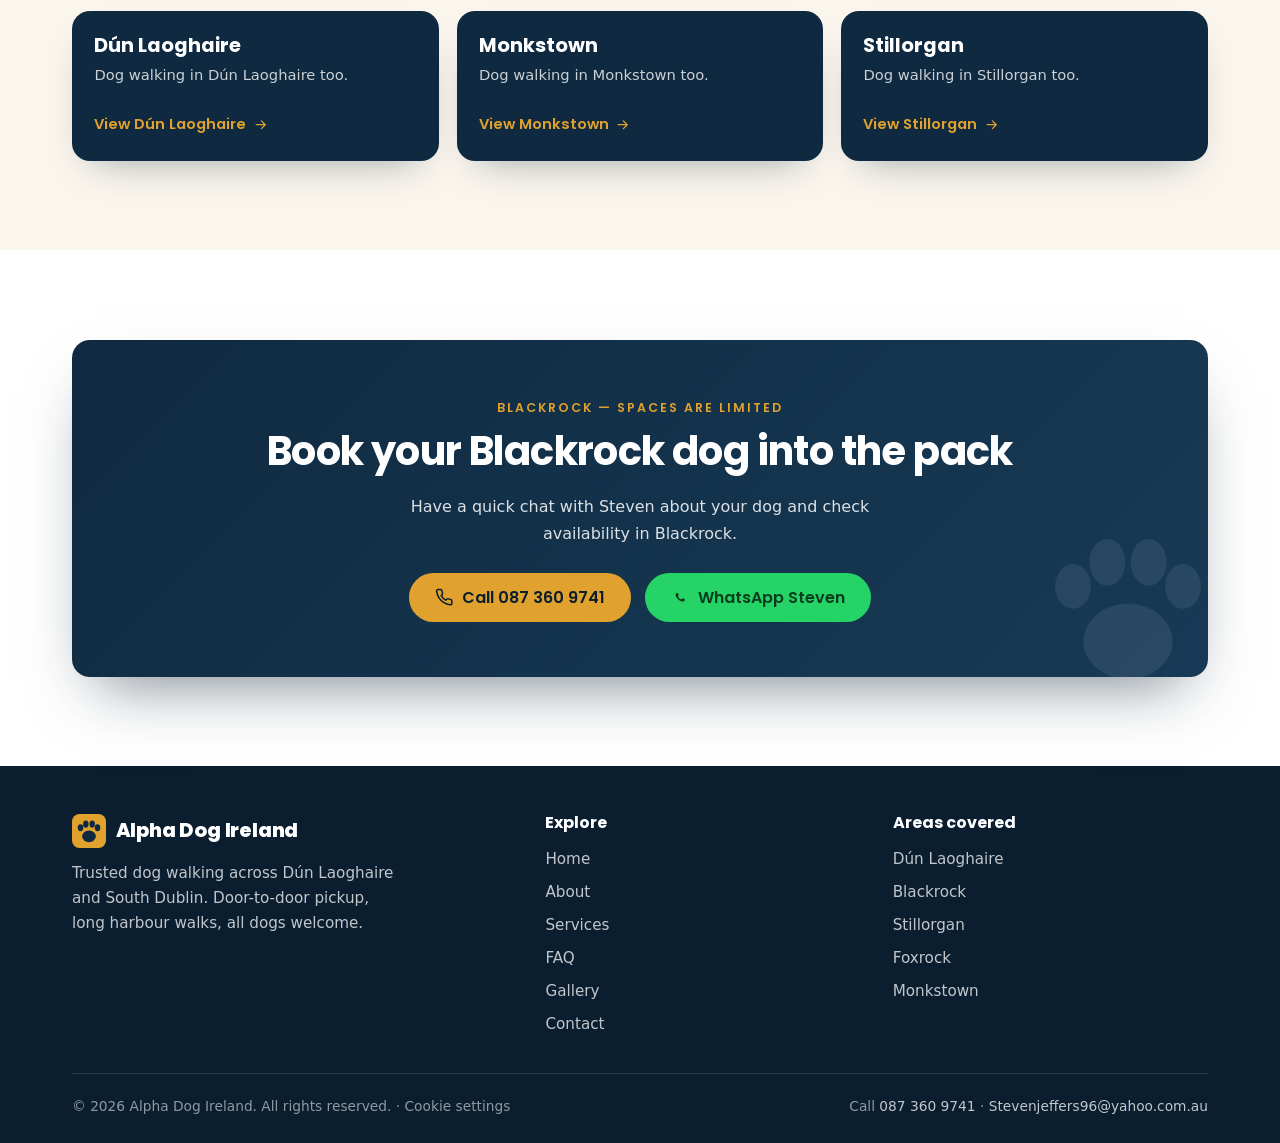
<file: areas/blackrock.html>
<!DOCTYPE html>
<html lang="en-IE">
<head>
<meta charset="UTF-8">
<meta name="viewport" content="width=device-width, initial-scale=1.0">
<title>Dog Walking in Blackrock, Dublin | Alpha Dog Ireland</title>
<meta name="description" content="Reliable dog walking in Blackrock, South Dublin. Free door-to-door pickup, ~3 hour harbour pack walks, Monday to Friday, all dogs welcome. Call Steven on 087 360 9741.">
<link rel="canonical" href="https://alphadogireland.ie/areas/blackrock.html">
<meta property="og:title" content="Dog Walking in Blackrock, Dublin | Alpha Dog Ireland">
<meta property="og:description" content="Reliable dog walking in Blackrock, South Dublin. Free door-to-door pickup, ~3 hour harbour pack walks, Monday to Friday, all dogs welcome. Call Steven on 087 360 9741.">
<meta property="og:type" content="website">
<meta property="og:url" content="https://alphadogireland.ie/areas/blackrock.html">
<meta property="og:image" content="https://alphadogireland.ie/images/og-image.jpg">
<meta name="theme-color" content="#0f2a40">
<link rel="icon" href="../favicon.svg" type="image/svg+xml">
<link rel="apple-touch-icon" href="../apple-touch-icon.png">
<link rel="preconnect" href="https://fonts.googleapis.com">
<link rel="preconnect" href="https://fonts.gstatic.com" crossorigin>
<link href="https://fonts.googleapis.com/css2?family=Poppins:wght@400;500;600;700;800&display=swap" rel="stylesheet">
<link rel="stylesheet" href="../css/style.css">
<script type="application/ld+json">
{"@context":"https://schema.org","@type":"LocalBusiness","name":"Alpha Dog Ireland","description":"Dog walking service in Blackrock, South Dublin.","telephone":"+353873609741","email":"Stevenjeffers96@yahoo.com.au","url":"https://alphadogireland.ie/areas/blackrock.html","areaServed":"Blackrock","image":"https://alphadogireland.ie/images/og-image.jpg"}
</script>
</head>
<body>

<header class="site-header">
  <div class="container nav">
    <a class="brand" href="../index.html" aria-label="Alpha Dog Ireland home"><svg class="paw" viewBox="0 0 64 64" aria-hidden="true"><rect width="64" height="64" rx="14" fill="#e0a12e"/><g fill="#0f2a40"><ellipse cx="32" cy="42" rx="13" ry="11"/><ellipse cx="16" cy="26" rx="5.2" ry="6.5"/><ellipse cx="26" cy="19" rx="5.2" ry="6.8"/><ellipse cx="38" cy="19" rx="5.2" ry="6.8"/><ellipse cx="48" cy="26" rx="5.2" ry="6.5"/></g></svg>
      Alpha Dog <span class="ie">Ireland</span>
    </a>
    <nav aria-label="Primary"><ul class="nav-links"><li><a href="../index.html">Home</a></li><li><a href="../about.html">About</a></li><li><a href="../services.html">Services</a></li><li><a href="../gallery.html">Gallery</a></li><li><a href="../contact.html">Contact</a></li></ul></nav>
    <div class="nav-cta">
      <a class="btn btn--navy" href="../contact.html">Get in touch</a>
      <button class="nav-toggle" aria-label="Menu" aria-expanded="false"><svg viewBox="0 0 24 24" fill="none" stroke="currentColor" stroke-width="2" stroke-linecap="round"><path d="M4 6h16M4 12h16M4 18h16"/></svg></button>
    </div>
  </div>
</header>

<section class="page-hero">
  <div class="container">
    <div class="breadcrumbs"><a href="../index.html">Home</a> &rsaquo; Areas &rsaquo; Blackrock</div>
    <h1>Dog Walking in Blackrock</h1>
    <p>Door-to-door pickup and long harbour pack walks for Blackrock dogs &mdash; Monday to Friday, all ages and breeds welcome.</p>
    <div class="btn-row" style="margin-top:1.6rem;justify-content:center">
      <a class="btn btn--primary" href="tel:+353873609741"><svg viewBox="0 0 24 24" fill="none" stroke="currentColor" stroke-width="2" stroke-linecap="round" stroke-linejoin="round"><path d="M22 16.92v3a2 2 0 0 1-2.18 2 19.79 19.79 0 0 1-8.63-3.07 19.5 19.5 0 0 1-6-6 19.79 19.79 0 0 1-3.07-8.67A2 2 0 0 1 4.11 2h3a2 2 0 0 1 2 1.72c.13.96.36 1.9.7 2.81a2 2 0 0 1-.45 2.11L8.09 9.91a16 16 0 0 0 6 6l1.27-1.27a2 2 0 0 1 2.11-.45c.9.34 1.85.57 2.81.7A2 2 0 0 1 22 16.92z"/></svg> Call 087 360 9741</a>
      <a class="btn btn--ghost" href="https://wa.me/353873609741?text=Hi%20Steven%2C%20I%27m%20in%20Blackrock%20and%20I%27d%20like%20to%20ask%20about%20dog%20walking" target="_blank" rel="noopener"><svg viewBox="0 0 24 24" fill="currentColor"><path d="M17.47 14.38c-.3-.15-1.76-.87-2.03-.97s-.47-.15-.67.15-.77.96-.94 1.16-.35.22-.64.07a8.13 8.13 0 0 1-2.4-1.48 9 9 0 0 1-1.66-2.06c-.17-.3 0-.46.13-.6s.3-.35.44-.52a2 2 0 0 0 .3-.5.55.55 0 0 0 0-.52c-.07-.15-.67-1.61-.92-2.2s-.48-.5-.67-.51h-.57a1.1 1.1 0 0 0-.8.37 3.35 3.35 0 0 0-1.04 2.48 5.8 5.8 0 0 0 1.22 3.09 13.3 13.3 0 0 0 5.1 4.51c.71.31 1.27.5 1.7.63a4.1 4.1 0 0 0 1.88.12c.57-.09 1.76-.72 2-1.42s.25-1.28.17-1.4-.26-.2-.55-.35z"/></svg> WhatsApp</a>
    </div>
  </div>
</section>

<section class="section section--paper">
  <div class="container split">
    <div class="split__media reveal">
      <img src="../images/gallery/dog-06.jpg" alt="Two golden retrievers on a walk near Blackrock" loading="lazy">
    </div>
    <div class="reveal">
      <span class="eyebrow">Dog walking in Blackrock</span>
      <h2>A proper walk, right from your door</h2>
      <p>Blackrock dogs are well looked after with Alpha Dog Ireland. Steven collects your dog right from your door and brings them to join the pack for a proper walk down by the coast &mdash; a real change of scene from the same old local loop.</p>
      <p>With the seafront, Blackrock Park and the coastal path all close by, Blackrock is perfectly placed for a dog who loves the outdoors. Your dog gets exercise, company and fresh air, and comes home properly content.</p>
      <ul class="ticks">
        <li><svg viewBox="0 0 24 24" fill="none" stroke="currentColor" stroke-width="2" stroke-linecap="round" stroke-linejoin="round"><path d="M20 6 9 17l-5-5"/></svg> <span>Free pickup and drop-off across Blackrock and nearby</span></li>
        <li><svg viewBox="0 0 24 24" fill="none" stroke="currentColor" stroke-width="2" stroke-linecap="round" stroke-linejoin="round"><path d="M20 6 9 17l-5-5"/></svg> <span>Sociable pack walks by the sea, away from busy roads</span></li>
        <li><svg viewBox="0 0 24 24" fill="none" stroke="currentColor" stroke-width="2" stroke-linecap="round" stroke-linejoin="round"><path d="M20 6 9 17l-5-5"/></svg> <span>A trusted, familiar walker every weekday</span></li>
      </ul>
      <a class="btn btn--navy" href="../contact.html">Check availability in Blackrock</a>
    </div>
  </div>
</section>

<section class="section section--cream">
  <div class="container">
    <div class="center" style="margin-bottom:2rem"><span class="eyebrow">Nearby</span><h2>We also cover</h2></div>
    <div class="areas-grid">
      <a class="area-card" href="dun-laoghaire.html"><div><h3>Dún Laoghaire</h3><p>Dog walking in Dún Laoghaire too.</p></div><span class="go">View Dún Laoghaire <svg viewBox="0 0 24 24" fill="none" stroke="currentColor" stroke-width="2" stroke-linecap="round" stroke-linejoin="round"><path d="M5 12h14M13 6l6 6-6 6"/></svg></span></a>
      <a class="area-card" href="monkstown.html"><div><h3>Monkstown</h3><p>Dog walking in Monkstown too.</p></div><span class="go">View Monkstown <svg viewBox="0 0 24 24" fill="none" stroke="currentColor" stroke-width="2" stroke-linecap="round" stroke-linejoin="round"><path d="M5 12h14M13 6l6 6-6 6"/></svg></span></a>
      <a class="area-card" href="stillorgan.html"><div><h3>Stillorgan</h3><p>Dog walking in Stillorgan too.</p></div><span class="go">View Stillorgan <svg viewBox="0 0 24 24" fill="none" stroke="currentColor" stroke-width="2" stroke-linecap="round" stroke-linejoin="round"><path d="M5 12h14M13 6l6 6-6 6"/></svg></span></a>
    </div>
  </div>
</section>

<section class="section section--paper">
  <div class="container"><div class="cta-band"><svg class="paw-watermark" viewBox="0 0 64 64" aria-hidden="true"><g fill="#ffffff"><ellipse cx="32" cy="42" rx="13" ry="11"/><ellipse cx="16" cy="26" rx="5.2" ry="6.5"/><ellipse cx="26" cy="19" rx="5.2" ry="6.8"/><ellipse cx="38" cy="19" rx="5.2" ry="6.8"/><ellipse cx="48" cy="26" rx="5.2" ry="6.5"/></g></svg>
    <span class="eyebrow" style="color:var(--amber)">Blackrock &mdash; spaces are limited</span>
    <h2>Book your Blackrock dog into the pack</h2>
    <p>Have a quick chat with Steven about your dog and check availability in Blackrock.</p>
    <div class="btn-row" style="margin-top:1.6rem;justify-content:center">
      <a class="btn btn--call" href="tel:+353873609741"><svg viewBox="0 0 24 24" fill="none" stroke="currentColor" stroke-width="2" stroke-linecap="round" stroke-linejoin="round"><path d="M22 16.92v3a2 2 0 0 1-2.18 2 19.79 19.79 0 0 1-8.63-3.07 19.5 19.5 0 0 1-6-6 19.79 19.79 0 0 1-3.07-8.67A2 2 0 0 1 4.11 2h3a2 2 0 0 1 2 1.72c.13.96.36 1.9.7 2.81a2 2 0 0 1-.45 2.11L8.09 9.91a16 16 0 0 0 6 6l1.27-1.27a2 2 0 0 1 2.11-.45c.9.34 1.85.57 2.81.7A2 2 0 0 1 22 16.92z"/></svg> Call 087 360 9741</a>
      <a class="btn btn--wa" href="https://wa.me/353873609741?text=Hi%20Steven%2C%20I%27m%20in%20Blackrock%20and%20I%27d%20like%20to%20ask%20about%20dog%20walking" target="_blank" rel="noopener"><svg viewBox="0 0 24 24" fill="currentColor"><path d="M17.47 14.38c-.3-.15-1.76-.87-2.03-.97s-.47-.15-.67.15-.77.96-.94 1.16-.35.22-.64.07a8.13 8.13 0 0 1-2.4-1.48 9 9 0 0 1-1.66-2.06c-.17-.3 0-.46.13-.6s.3-.35.44-.52a2 2 0 0 0 .3-.5.55.55 0 0 0 0-.52c-.07-.15-.67-1.61-.92-2.2s-.48-.5-.67-.51h-.57a1.1 1.1 0 0 0-.8.37 3.35 3.35 0 0 0-1.04 2.48 5.8 5.8 0 0 0 1.22 3.09 13.3 13.3 0 0 0 5.1 4.51c.71.31 1.27.5 1.7.63a4.1 4.1 0 0 0 1.88.12c.57-.09 1.76-.72 2-1.42s.25-1.28.17-1.4-.26-.2-.55-.35z"/></svg> WhatsApp Steven</a>
    </div>
  </div></div>
</section>

<footer class="site-footer">
  <div class="container">
    <div class="footer-grid">
      <div class="footer-brand">
        <a class="brand" href="../index.html"><svg class="paw" viewBox="0 0 64 64" aria-hidden="true"><rect width="64" height="64" rx="14" fill="#e0a12e"/><g fill="#0f2a40"><ellipse cx="32" cy="42" rx="13" ry="11"/><ellipse cx="16" cy="26" rx="5.2" ry="6.5"/><ellipse cx="26" cy="19" rx="5.2" ry="6.8"/><ellipse cx="38" cy="19" rx="5.2" ry="6.8"/><ellipse cx="48" cy="26" rx="5.2" ry="6.5"/></g></svg> Alpha Dog Ireland</a>
        <p>Trusted dog walking across D&uacute;n Laoghaire and South Dublin. Door-to-door pickup, long harbour walks, all dogs welcome.</p>
      </div>
      <div><h4>Explore</h4><ul class="footer-links">
        <li><a href="../index.html">Home</a></li>
        <li><a href="../about.html">About</a></li>
        <li><a href="../services.html">Services</a></li>
        <li><a href="../faq.html">FAQ</a></li>
        <li><a href="../gallery.html">Gallery</a></li>
        <li><a href="../contact.html">Contact</a></li>
      </ul></div>
      <div><h4>Areas covered</h4><ul class="footer-links">
        <li><a href="dun-laoghaire.html">D&uacute;n Laoghaire</a></li>
        <li><a href="blackrock.html">Blackrock</a></li>
        <li><a href="stillorgan.html">Stillorgan</a></li>
        <li><a href="foxrock.html">Foxrock</a></li>
        <li><a href="monkstown.html">Monkstown</a></li>
      </ul></div>
    </div>
    <div class="footer-bottom">
      <span>&copy; <span id="year">2026</span> Alpha Dog Ireland. All rights reserved. &middot; <a href="#" data-cookie-settings style="color:rgba(255,255,255,.55)">Cookie settings</a></span>
      <span>Call <a href="tel:+353873609741">087 360 9741</a> &middot; <a href="mailto:Stevenjeffers96@yahoo.com.au">Stevenjeffers96@yahoo.com.au</a></span>
    </div>
  </div>
</footer>

<script src="../js/main.js"></script>
<script src="../cookie-consent.js"></script>
</body>
</html>
</file>
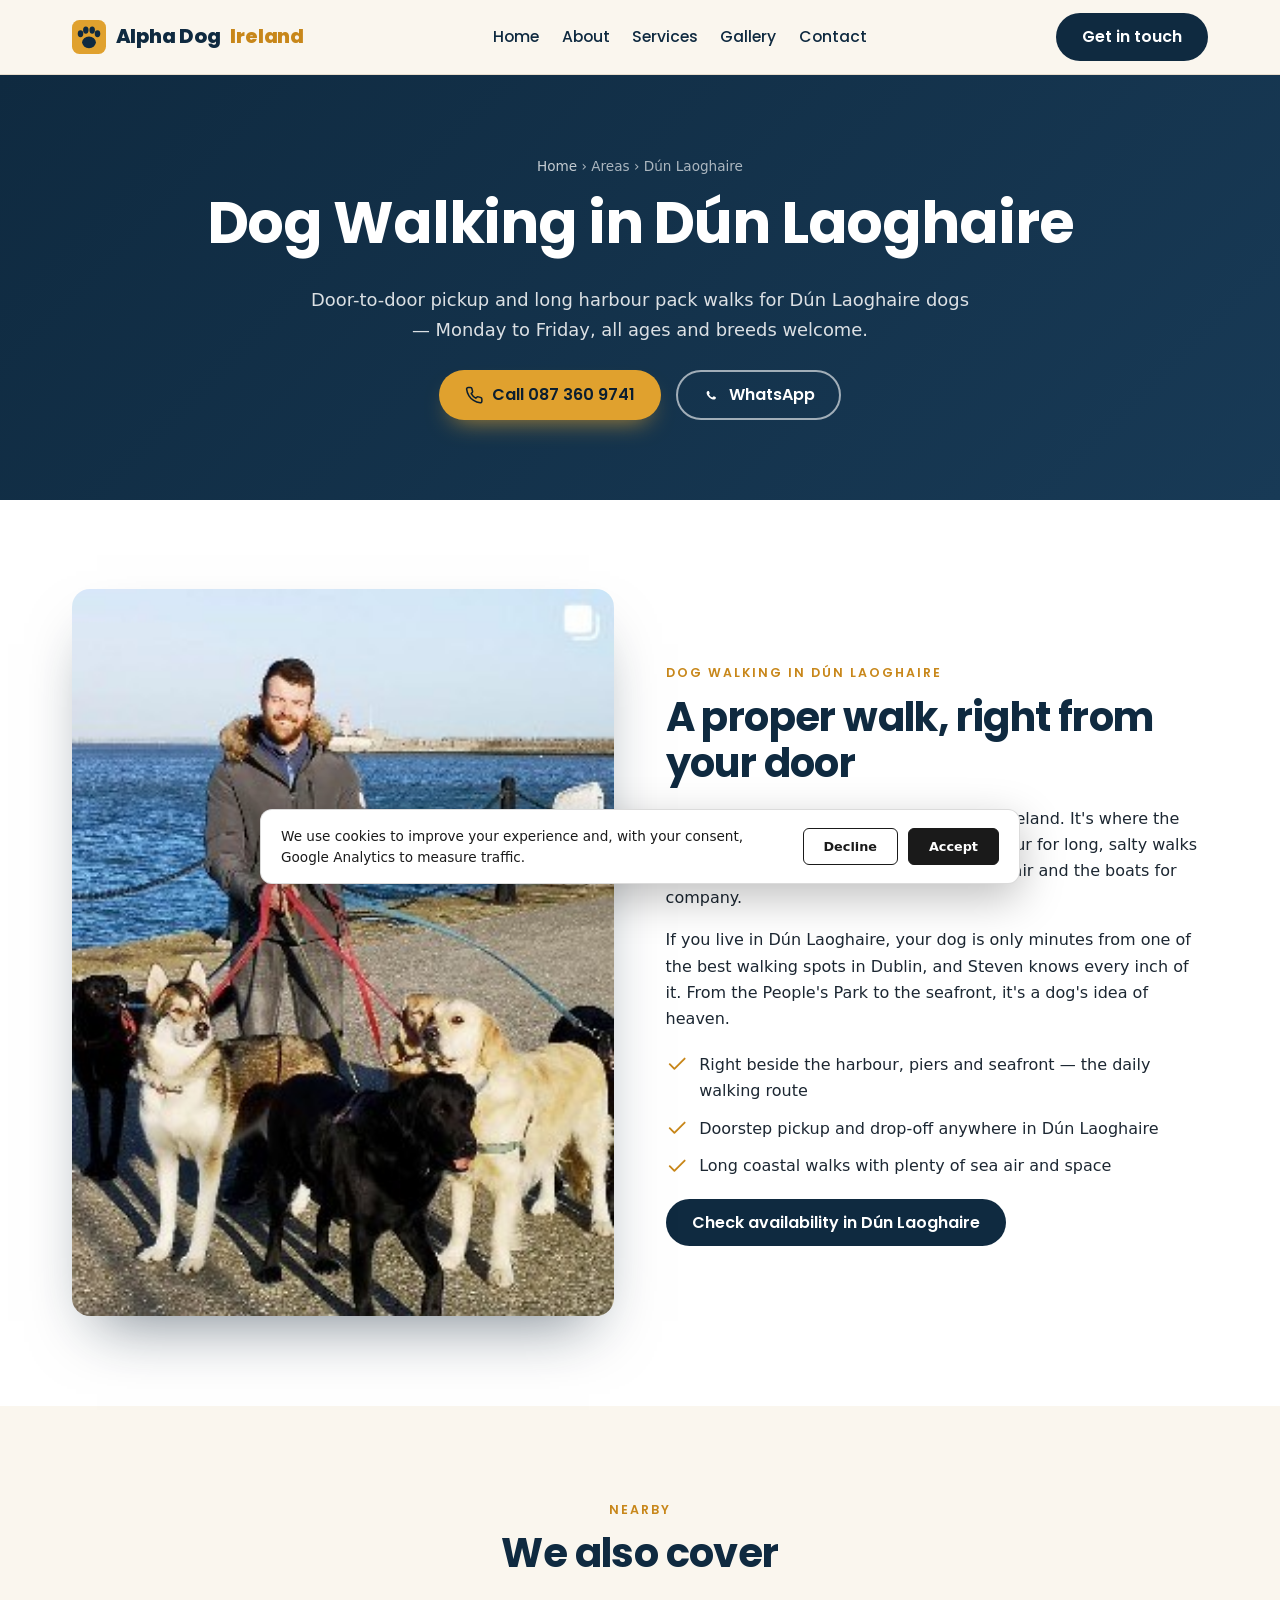
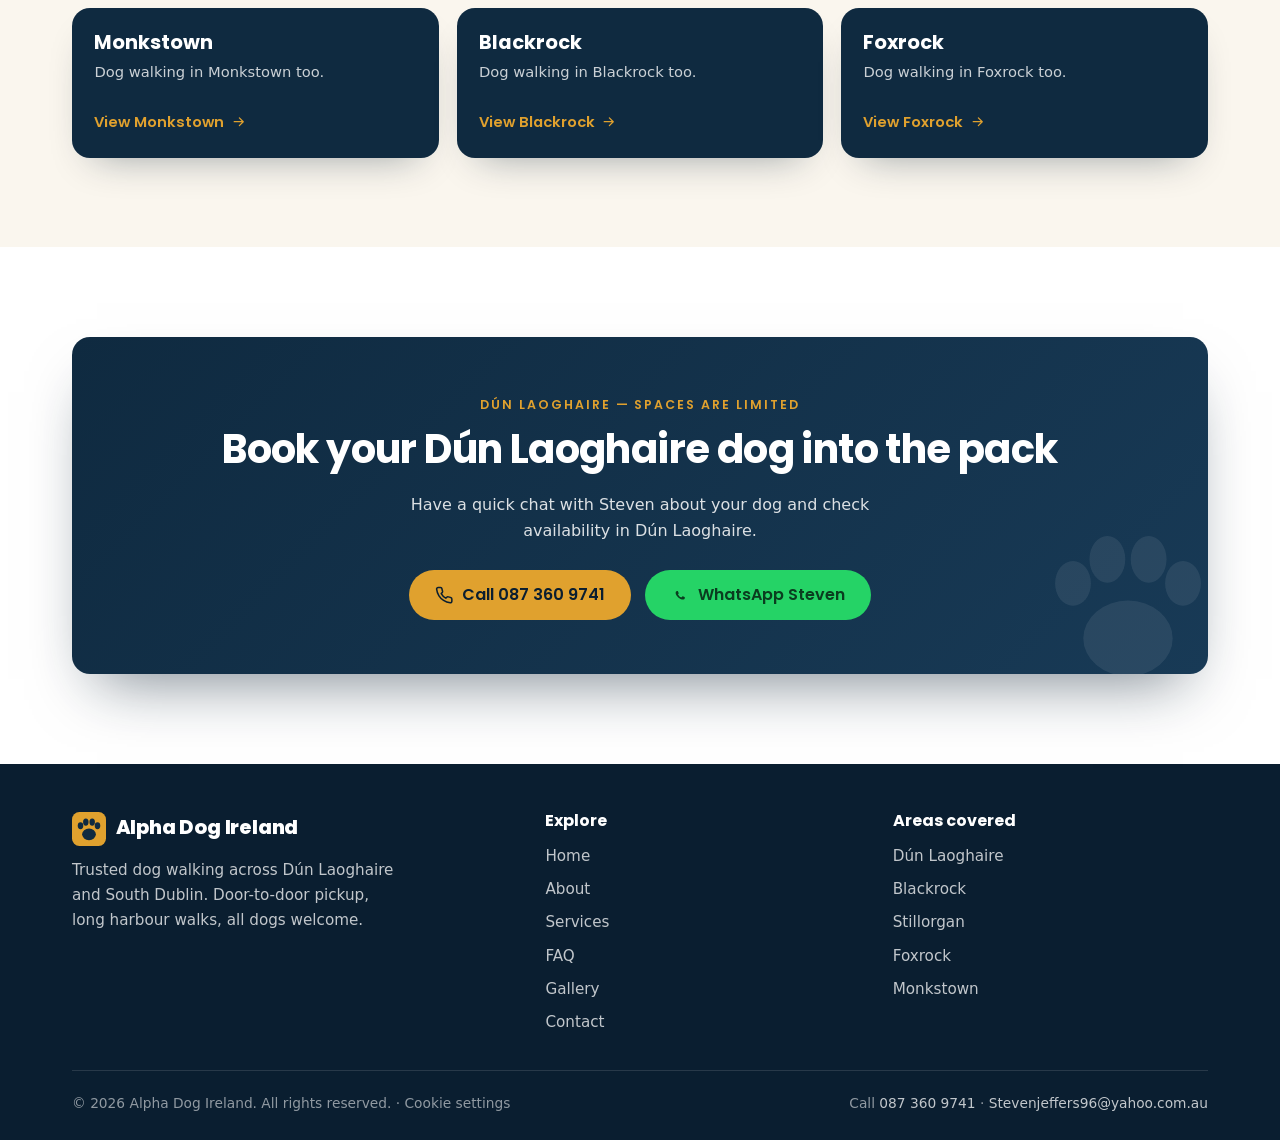
<file: areas/dun-laoghaire.html>
<!DOCTYPE html>
<html lang="en-IE">
<head>
<meta charset="UTF-8">
<meta name="viewport" content="width=device-width, initial-scale=1.0">
<title>Dog Walking in Dún Laoghaire | Alpha Dog Ireland</title>
<meta name="description" content="Professional dog walking in Dún Laoghaire. Door-to-door pickup and long walks along the harbour and piers, Monday to Friday. All ages and breeds. Call 087 360 9741.">
<link rel="canonical" href="https://alphadogireland.ie/areas/dun-laoghaire.html">
<meta property="og:title" content="Dog Walking in Dún Laoghaire | Alpha Dog Ireland">
<meta property="og:description" content="Professional dog walking in Dún Laoghaire. Door-to-door pickup and long walks along the harbour and piers, Monday to Friday. All ages and breeds. Call 087 360 9741.">
<meta property="og:type" content="website">
<meta property="og:url" content="https://alphadogireland.ie/areas/dun-laoghaire.html">
<meta property="og:image" content="https://alphadogireland.ie/images/og-image.jpg">
<meta name="theme-color" content="#0f2a40">
<link rel="icon" href="../favicon.svg" type="image/svg+xml">
<link rel="apple-touch-icon" href="../apple-touch-icon.png">
<link rel="preconnect" href="https://fonts.googleapis.com">
<link rel="preconnect" href="https://fonts.gstatic.com" crossorigin>
<link href="https://fonts.googleapis.com/css2?family=Poppins:wght@400;500;600;700;800&display=swap" rel="stylesheet">
<link rel="stylesheet" href="../css/style.css">
<script type="application/ld+json">
{"@context":"https://schema.org","@type":"LocalBusiness","name":"Alpha Dog Ireland","description":"Dog walking service in Dún Laoghaire, South Dublin.","telephone":"+353873609741","email":"Stevenjeffers96@yahoo.com.au","url":"https://alphadogireland.ie/areas/dun-laoghaire.html","areaServed":"Dún Laoghaire","image":"https://alphadogireland.ie/images/og-image.jpg"}
</script>
</head>
<body>

<header class="site-header">
  <div class="container nav">
    <a class="brand" href="../index.html" aria-label="Alpha Dog Ireland home"><svg class="paw" viewBox="0 0 64 64" aria-hidden="true"><rect width="64" height="64" rx="14" fill="#e0a12e"/><g fill="#0f2a40"><ellipse cx="32" cy="42" rx="13" ry="11"/><ellipse cx="16" cy="26" rx="5.2" ry="6.5"/><ellipse cx="26" cy="19" rx="5.2" ry="6.8"/><ellipse cx="38" cy="19" rx="5.2" ry="6.8"/><ellipse cx="48" cy="26" rx="5.2" ry="6.5"/></g></svg>
      Alpha Dog <span class="ie">Ireland</span>
    </a>
    <nav aria-label="Primary"><ul class="nav-links"><li><a href="../index.html">Home</a></li><li><a href="../about.html">About</a></li><li><a href="../services.html">Services</a></li><li><a href="../gallery.html">Gallery</a></li><li><a href="../contact.html">Contact</a></li></ul></nav>
    <div class="nav-cta">
      <a class="btn btn--navy" href="../contact.html">Get in touch</a>
      <button class="nav-toggle" aria-label="Menu" aria-expanded="false"><svg viewBox="0 0 24 24" fill="none" stroke="currentColor" stroke-width="2" stroke-linecap="round"><path d="M4 6h16M4 12h16M4 18h16"/></svg></button>
    </div>
  </div>
</header>

<section class="page-hero">
  <div class="container">
    <div class="breadcrumbs"><a href="../index.html">Home</a> &rsaquo; Areas &rsaquo; Dún Laoghaire</div>
    <h1>Dog Walking in Dún Laoghaire</h1>
    <p>Door-to-door pickup and long harbour pack walks for Dún Laoghaire dogs &mdash; Monday to Friday, all ages and breeds welcome.</p>
    <div class="btn-row" style="margin-top:1.6rem;justify-content:center">
      <a class="btn btn--primary" href="tel:+353873609741"><svg viewBox="0 0 24 24" fill="none" stroke="currentColor" stroke-width="2" stroke-linecap="round" stroke-linejoin="round"><path d="M22 16.92v3a2 2 0 0 1-2.18 2 19.79 19.79 0 0 1-8.63-3.07 19.5 19.5 0 0 1-6-6 19.79 19.79 0 0 1-3.07-8.67A2 2 0 0 1 4.11 2h3a2 2 0 0 1 2 1.72c.13.96.36 1.9.7 2.81a2 2 0 0 1-.45 2.11L8.09 9.91a16 16 0 0 0 6 6l1.27-1.27a2 2 0 0 1 2.11-.45c.9.34 1.85.57 2.81.7A2 2 0 0 1 22 16.92z"/></svg> Call 087 360 9741</a>
      <a class="btn btn--ghost" href="https://wa.me/353873609741?text=Hi%20Steven%2C%20I%27m%20in%20Dún%20Laoghaire%20and%20I%27d%20like%20to%20ask%20about%20dog%20walking" target="_blank" rel="noopener"><svg viewBox="0 0 24 24" fill="currentColor"><path d="M17.47 14.38c-.3-.15-1.76-.87-2.03-.97s-.47-.15-.67.15-.77.96-.94 1.16-.35.22-.64.07a8.13 8.13 0 0 1-2.4-1.48 9 9 0 0 1-1.66-2.06c-.17-.3 0-.46.13-.6s.3-.35.44-.52a2 2 0 0 0 .3-.5.55.55 0 0 0 0-.52c-.07-.15-.67-1.61-.92-2.2s-.48-.5-.67-.51h-.57a1.1 1.1 0 0 0-.8.37 3.35 3.35 0 0 0-1.04 2.48 5.8 5.8 0 0 0 1.22 3.09 13.3 13.3 0 0 0 5.1 4.51c.71.31 1.27.5 1.7.63a4.1 4.1 0 0 0 1.88.12c.57-.09 1.76-.72 2-1.42s.25-1.28.17-1.4-.26-.2-.55-.35z"/></svg> WhatsApp</a>
    </div>
  </div>
</section>

<section class="section section--paper">
  <div class="container split">
    <div class="split__media reveal">
      <img src="../images/steven-harbour.jpg" alt="Steven walking a pack of dogs along the Dún Laoghaire harbour" loading="lazy">
    </div>
    <div class="reveal">
      <span class="eyebrow">Dog walking in Dún Laoghaire</span>
      <h2>A proper walk, right from your door</h2>
      <p>Dún Laoghaire is home turf for Alpha Dog Ireland. It's where the pack heads every day &mdash; down to the harbour for long, salty walks along the East and West Piers with the sea air and the boats for company.</p>
      <p>If you live in Dún Laoghaire, your dog is only minutes from one of the best walking spots in Dublin, and Steven knows every inch of it. From the People's Park to the seafront, it's a dog's idea of heaven.</p>
      <ul class="ticks">
        <li><svg viewBox="0 0 24 24" fill="none" stroke="currentColor" stroke-width="2" stroke-linecap="round" stroke-linejoin="round"><path d="M20 6 9 17l-5-5"/></svg> <span>Right beside the harbour, piers and seafront &mdash; the daily walking route</span></li>
        <li><svg viewBox="0 0 24 24" fill="none" stroke="currentColor" stroke-width="2" stroke-linecap="round" stroke-linejoin="round"><path d="M20 6 9 17l-5-5"/></svg> <span>Doorstep pickup and drop-off anywhere in Dún Laoghaire</span></li>
        <li><svg viewBox="0 0 24 24" fill="none" stroke="currentColor" stroke-width="2" stroke-linecap="round" stroke-linejoin="round"><path d="M20 6 9 17l-5-5"/></svg> <span>Long coastal walks with plenty of sea air and space</span></li>
      </ul>
      <a class="btn btn--navy" href="../contact.html">Check availability in Dún Laoghaire</a>
    </div>
  </div>
</section>

<section class="section section--cream">
  <div class="container">
    <div class="center" style="margin-bottom:2rem"><span class="eyebrow">Nearby</span><h2>We also cover</h2></div>
    <div class="areas-grid">
      <a class="area-card" href="monkstown.html"><div><h3>Monkstown</h3><p>Dog walking in Monkstown too.</p></div><span class="go">View Monkstown <svg viewBox="0 0 24 24" fill="none" stroke="currentColor" stroke-width="2" stroke-linecap="round" stroke-linejoin="round"><path d="M5 12h14M13 6l6 6-6 6"/></svg></span></a>
      <a class="area-card" href="blackrock.html"><div><h3>Blackrock</h3><p>Dog walking in Blackrock too.</p></div><span class="go">View Blackrock <svg viewBox="0 0 24 24" fill="none" stroke="currentColor" stroke-width="2" stroke-linecap="round" stroke-linejoin="round"><path d="M5 12h14M13 6l6 6-6 6"/></svg></span></a>
      <a class="area-card" href="foxrock.html"><div><h3>Foxrock</h3><p>Dog walking in Foxrock too.</p></div><span class="go">View Foxrock <svg viewBox="0 0 24 24" fill="none" stroke="currentColor" stroke-width="2" stroke-linecap="round" stroke-linejoin="round"><path d="M5 12h14M13 6l6 6-6 6"/></svg></span></a>
    </div>
  </div>
</section>

<section class="section section--paper">
  <div class="container"><div class="cta-band"><svg class="paw-watermark" viewBox="0 0 64 64" aria-hidden="true"><g fill="#ffffff"><ellipse cx="32" cy="42" rx="13" ry="11"/><ellipse cx="16" cy="26" rx="5.2" ry="6.5"/><ellipse cx="26" cy="19" rx="5.2" ry="6.8"/><ellipse cx="38" cy="19" rx="5.2" ry="6.8"/><ellipse cx="48" cy="26" rx="5.2" ry="6.5"/></g></svg>
    <span class="eyebrow" style="color:var(--amber)">Dún Laoghaire &mdash; spaces are limited</span>
    <h2>Book your Dún Laoghaire dog into the pack</h2>
    <p>Have a quick chat with Steven about your dog and check availability in Dún Laoghaire.</p>
    <div class="btn-row" style="margin-top:1.6rem;justify-content:center">
      <a class="btn btn--call" href="tel:+353873609741"><svg viewBox="0 0 24 24" fill="none" stroke="currentColor" stroke-width="2" stroke-linecap="round" stroke-linejoin="round"><path d="M22 16.92v3a2 2 0 0 1-2.18 2 19.79 19.79 0 0 1-8.63-3.07 19.5 19.5 0 0 1-6-6 19.79 19.79 0 0 1-3.07-8.67A2 2 0 0 1 4.11 2h3a2 2 0 0 1 2 1.72c.13.96.36 1.9.7 2.81a2 2 0 0 1-.45 2.11L8.09 9.91a16 16 0 0 0 6 6l1.27-1.27a2 2 0 0 1 2.11-.45c.9.34 1.85.57 2.81.7A2 2 0 0 1 22 16.92z"/></svg> Call 087 360 9741</a>
      <a class="btn btn--wa" href="https://wa.me/353873609741?text=Hi%20Steven%2C%20I%27m%20in%20Dún%20Laoghaire%20and%20I%27d%20like%20to%20ask%20about%20dog%20walking" target="_blank" rel="noopener"><svg viewBox="0 0 24 24" fill="currentColor"><path d="M17.47 14.38c-.3-.15-1.76-.87-2.03-.97s-.47-.15-.67.15-.77.96-.94 1.16-.35.22-.64.07a8.13 8.13 0 0 1-2.4-1.48 9 9 0 0 1-1.66-2.06c-.17-.3 0-.46.13-.6s.3-.35.44-.52a2 2 0 0 0 .3-.5.55.55 0 0 0 0-.52c-.07-.15-.67-1.61-.92-2.2s-.48-.5-.67-.51h-.57a1.1 1.1 0 0 0-.8.37 3.35 3.35 0 0 0-1.04 2.48 5.8 5.8 0 0 0 1.22 3.09 13.3 13.3 0 0 0 5.1 4.51c.71.31 1.27.5 1.7.63a4.1 4.1 0 0 0 1.88.12c.57-.09 1.76-.72 2-1.42s.25-1.28.17-1.4-.26-.2-.55-.35z"/></svg> WhatsApp Steven</a>
    </div>
  </div></div>
</section>

<footer class="site-footer">
  <div class="container">
    <div class="footer-grid">
      <div class="footer-brand">
        <a class="brand" href="../index.html"><svg class="paw" viewBox="0 0 64 64" aria-hidden="true"><rect width="64" height="64" rx="14" fill="#e0a12e"/><g fill="#0f2a40"><ellipse cx="32" cy="42" rx="13" ry="11"/><ellipse cx="16" cy="26" rx="5.2" ry="6.5"/><ellipse cx="26" cy="19" rx="5.2" ry="6.8"/><ellipse cx="38" cy="19" rx="5.2" ry="6.8"/><ellipse cx="48" cy="26" rx="5.2" ry="6.5"/></g></svg> Alpha Dog Ireland</a>
        <p>Trusted dog walking across D&uacute;n Laoghaire and South Dublin. Door-to-door pickup, long harbour walks, all dogs welcome.</p>
      </div>
      <div><h4>Explore</h4><ul class="footer-links">
        <li><a href="../index.html">Home</a></li>
        <li><a href="../about.html">About</a></li>
        <li><a href="../services.html">Services</a></li>
        <li><a href="../faq.html">FAQ</a></li>
        <li><a href="../gallery.html">Gallery</a></li>
        <li><a href="../contact.html">Contact</a></li>
      </ul></div>
      <div><h4>Areas covered</h4><ul class="footer-links">
        <li><a href="dun-laoghaire.html">D&uacute;n Laoghaire</a></li>
        <li><a href="blackrock.html">Blackrock</a></li>
        <li><a href="stillorgan.html">Stillorgan</a></li>
        <li><a href="foxrock.html">Foxrock</a></li>
        <li><a href="monkstown.html">Monkstown</a></li>
      </ul></div>
    </div>
    <div class="footer-bottom">
      <span>&copy; <span id="year">2026</span> Alpha Dog Ireland. All rights reserved. &middot; <a href="#" data-cookie-settings style="color:rgba(255,255,255,.55)">Cookie settings</a></span>
      <span>Call <a href="tel:+353873609741">087 360 9741</a> &middot; <a href="mailto:Stevenjeffers96@yahoo.com.au">Stevenjeffers96@yahoo.com.au</a></span>
    </div>
  </div>
</footer>

<script src="../js/main.js"></script>
<script src="../cookie-consent.js"></script>
</body>
</html>
</file>
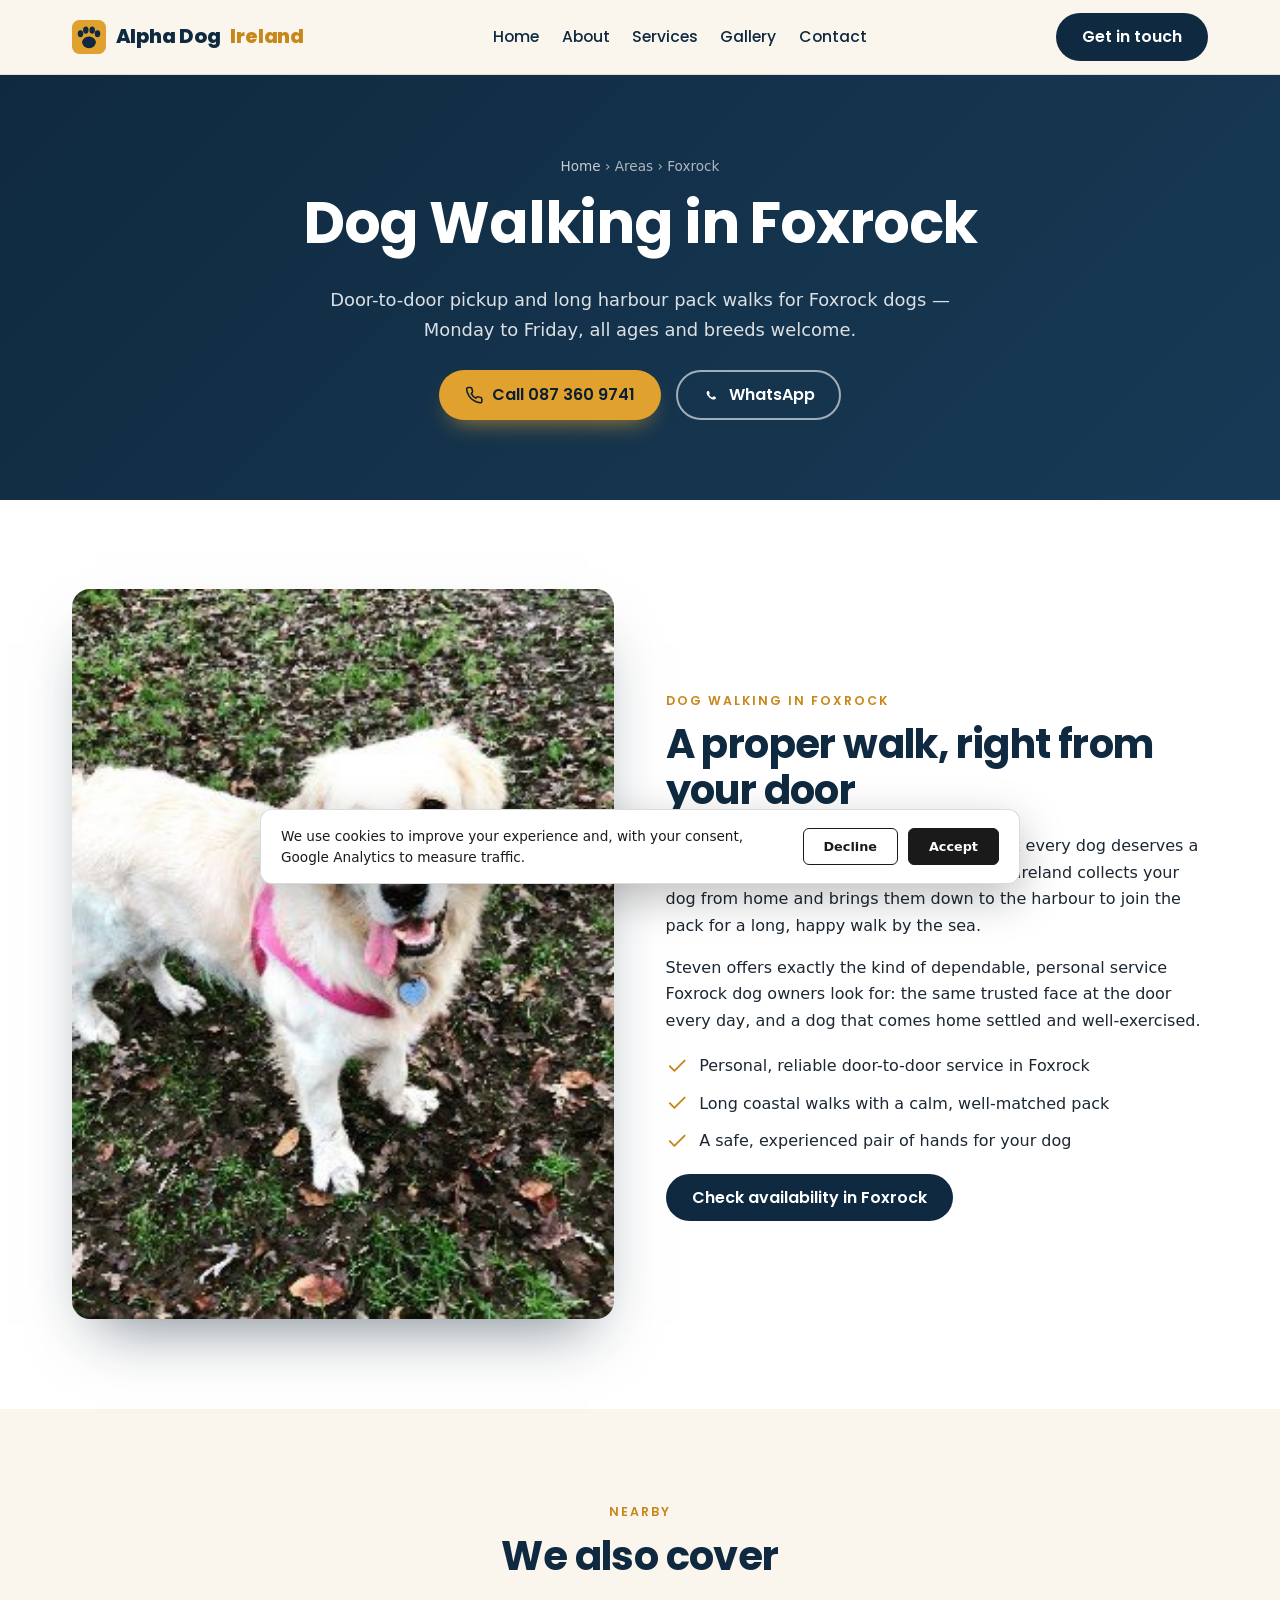
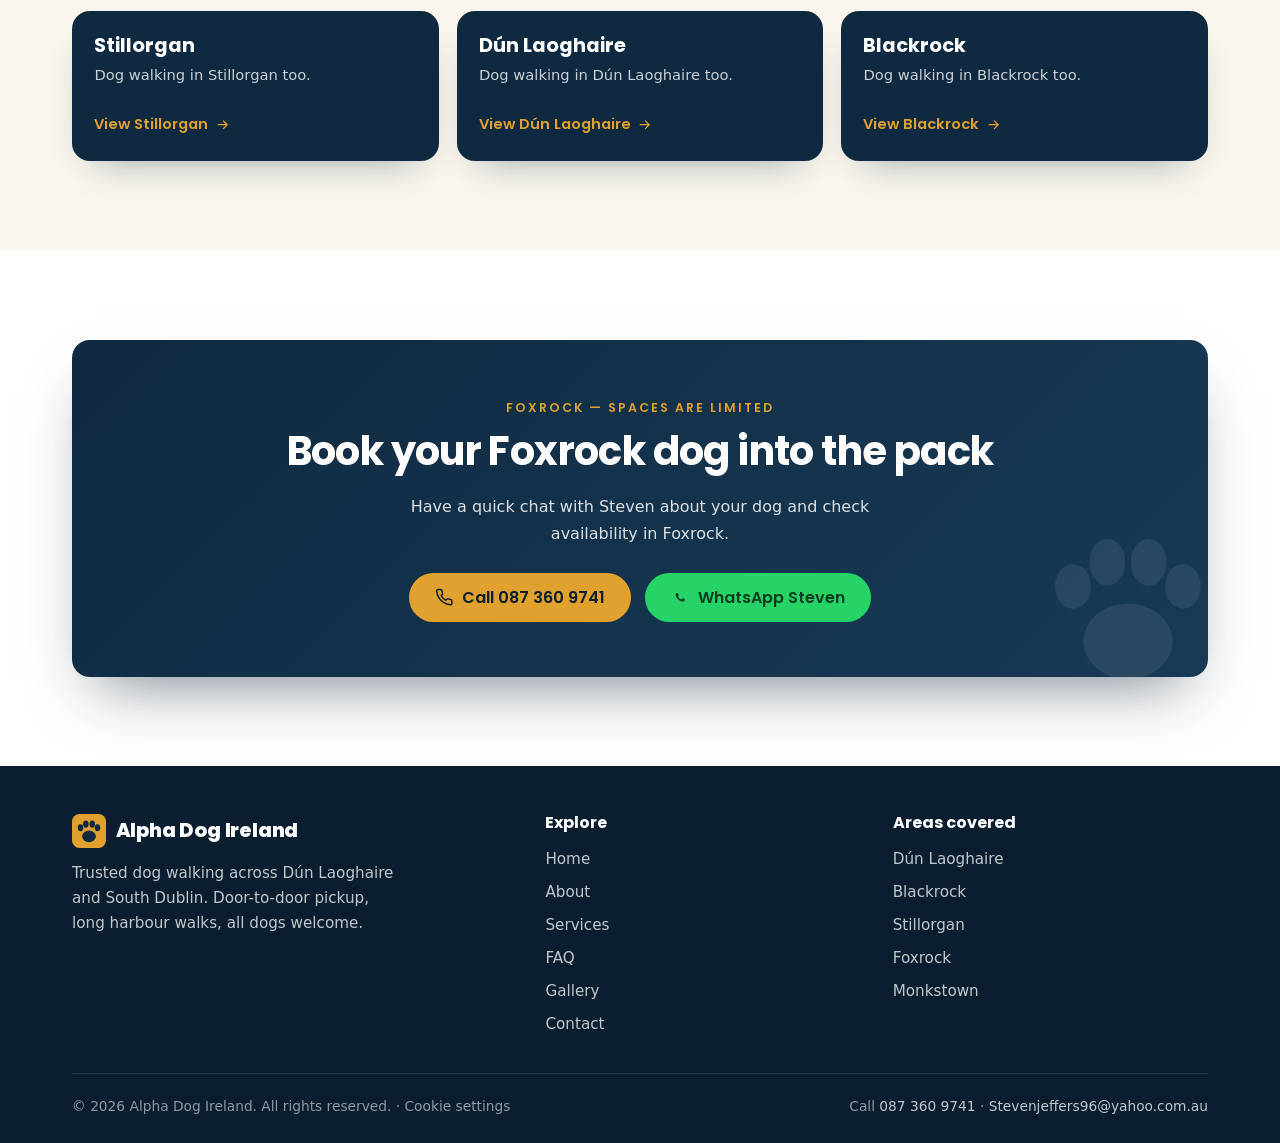
<file: areas/foxrock.html>
<!DOCTYPE html>
<html lang="en-IE">
<head>
<meta charset="UTF-8">
<meta name="viewport" content="width=device-width, initial-scale=1.0">
<title>Dog Walking in Foxrock, Dublin | Alpha Dog Ireland</title>
<meta name="description" content="Trusted dog walking in Foxrock. Door-to-door pickup and long harbour pack walks, Monday to Friday, all dogs welcome. Call Steven on 087 360 9741.">
<link rel="canonical" href="https://alphadogireland.ie/areas/foxrock.html">
<meta property="og:title" content="Dog Walking in Foxrock, Dublin | Alpha Dog Ireland">
<meta property="og:description" content="Trusted dog walking in Foxrock. Door-to-door pickup and long harbour pack walks, Monday to Friday, all dogs welcome. Call Steven on 087 360 9741.">
<meta property="og:type" content="website">
<meta property="og:url" content="https://alphadogireland.ie/areas/foxrock.html">
<meta property="og:image" content="https://alphadogireland.ie/images/og-image.jpg">
<meta name="theme-color" content="#0f2a40">
<link rel="icon" href="../favicon.svg" type="image/svg+xml">
<link rel="apple-touch-icon" href="../apple-touch-icon.png">
<link rel="preconnect" href="https://fonts.googleapis.com">
<link rel="preconnect" href="https://fonts.gstatic.com" crossorigin>
<link href="https://fonts.googleapis.com/css2?family=Poppins:wght@400;500;600;700;800&display=swap" rel="stylesheet">
<link rel="stylesheet" href="../css/style.css">
<script type="application/ld+json">
{"@context":"https://schema.org","@type":"LocalBusiness","name":"Alpha Dog Ireland","description":"Dog walking service in Foxrock, South Dublin.","telephone":"+353873609741","email":"Stevenjeffers96@yahoo.com.au","url":"https://alphadogireland.ie/areas/foxrock.html","areaServed":"Foxrock","image":"https://alphadogireland.ie/images/og-image.jpg"}
</script>
</head>
<body>

<header class="site-header">
  <div class="container nav">
    <a class="brand" href="../index.html" aria-label="Alpha Dog Ireland home"><svg class="paw" viewBox="0 0 64 64" aria-hidden="true"><rect width="64" height="64" rx="14" fill="#e0a12e"/><g fill="#0f2a40"><ellipse cx="32" cy="42" rx="13" ry="11"/><ellipse cx="16" cy="26" rx="5.2" ry="6.5"/><ellipse cx="26" cy="19" rx="5.2" ry="6.8"/><ellipse cx="38" cy="19" rx="5.2" ry="6.8"/><ellipse cx="48" cy="26" rx="5.2" ry="6.5"/></g></svg>
      Alpha Dog <span class="ie">Ireland</span>
    </a>
    <nav aria-label="Primary"><ul class="nav-links"><li><a href="../index.html">Home</a></li><li><a href="../about.html">About</a></li><li><a href="../services.html">Services</a></li><li><a href="../gallery.html">Gallery</a></li><li><a href="../contact.html">Contact</a></li></ul></nav>
    <div class="nav-cta">
      <a class="btn btn--navy" href="../contact.html">Get in touch</a>
      <button class="nav-toggle" aria-label="Menu" aria-expanded="false"><svg viewBox="0 0 24 24" fill="none" stroke="currentColor" stroke-width="2" stroke-linecap="round"><path d="M4 6h16M4 12h16M4 18h16"/></svg></button>
    </div>
  </div>
</header>

<section class="page-hero">
  <div class="container">
    <div class="breadcrumbs"><a href="../index.html">Home</a> &rsaquo; Areas &rsaquo; Foxrock</div>
    <h1>Dog Walking in Foxrock</h1>
    <p>Door-to-door pickup and long harbour pack walks for Foxrock dogs &mdash; Monday to Friday, all ages and breeds welcome.</p>
    <div class="btn-row" style="margin-top:1.6rem;justify-content:center">
      <a class="btn btn--primary" href="tel:+353873609741"><svg viewBox="0 0 24 24" fill="none" stroke="currentColor" stroke-width="2" stroke-linecap="round" stroke-linejoin="round"><path d="M22 16.92v3a2 2 0 0 1-2.18 2 19.79 19.79 0 0 1-8.63-3.07 19.5 19.5 0 0 1-6-6 19.79 19.79 0 0 1-3.07-8.67A2 2 0 0 1 4.11 2h3a2 2 0 0 1 2 1.72c.13.96.36 1.9.7 2.81a2 2 0 0 1-.45 2.11L8.09 9.91a16 16 0 0 0 6 6l1.27-1.27a2 2 0 0 1 2.11-.45c.9.34 1.85.57 2.81.7A2 2 0 0 1 22 16.92z"/></svg> Call 087 360 9741</a>
      <a class="btn btn--ghost" href="https://wa.me/353873609741?text=Hi%20Steven%2C%20I%27m%20in%20Foxrock%20and%20I%27d%20like%20to%20ask%20about%20dog%20walking" target="_blank" rel="noopener"><svg viewBox="0 0 24 24" fill="currentColor"><path d="M17.47 14.38c-.3-.15-1.76-.87-2.03-.97s-.47-.15-.67.15-.77.96-.94 1.16-.35.22-.64.07a8.13 8.13 0 0 1-2.4-1.48 9 9 0 0 1-1.66-2.06c-.17-.3 0-.46.13-.6s.3-.35.44-.52a2 2 0 0 0 .3-.5.55.55 0 0 0 0-.52c-.07-.15-.67-1.61-.92-2.2s-.48-.5-.67-.51h-.57a1.1 1.1 0 0 0-.8.37 3.35 3.35 0 0 0-1.04 2.48 5.8 5.8 0 0 0 1.22 3.09 13.3 13.3 0 0 0 5.1 4.51c.71.31 1.27.5 1.7.63a4.1 4.1 0 0 0 1.88.12c.57-.09 1.76-.72 2-1.42s.25-1.28.17-1.4-.26-.2-.55-.35z"/></svg> WhatsApp</a>
    </div>
  </div>
</section>

<section class="section section--paper">
  <div class="container split">
    <div class="split__media reveal">
      <img src="../images/gallery/dog-12.jpg" alt="Golden retriever puppy enjoying a walk near Foxrock" loading="lazy">
    </div>
    <div class="reveal">
      <span class="eyebrow">Dog walking in Foxrock</span>
      <h2>A proper walk, right from your door</h2>
      <p>Foxrock's quiet, leafy roads are lovely &mdash; but every dog deserves a bigger adventure now and then. Alpha Dog Ireland collects your dog from home and brings them down to the harbour to join the pack for a long, happy walk by the sea.</p>
      <p>Steven offers exactly the kind of dependable, personal service Foxrock dog owners look for: the same trusted face at the door every day, and a dog that comes home settled and well-exercised.</p>
      <ul class="ticks">
        <li><svg viewBox="0 0 24 24" fill="none" stroke="currentColor" stroke-width="2" stroke-linecap="round" stroke-linejoin="round"><path d="M20 6 9 17l-5-5"/></svg> <span>Personal, reliable door-to-door service in Foxrock</span></li>
        <li><svg viewBox="0 0 24 24" fill="none" stroke="currentColor" stroke-width="2" stroke-linecap="round" stroke-linejoin="round"><path d="M20 6 9 17l-5-5"/></svg> <span>Long coastal walks with a calm, well-matched pack</span></li>
        <li><svg viewBox="0 0 24 24" fill="none" stroke="currentColor" stroke-width="2" stroke-linecap="round" stroke-linejoin="round"><path d="M20 6 9 17l-5-5"/></svg> <span>A safe, experienced pair of hands for your dog</span></li>
      </ul>
      <a class="btn btn--navy" href="../contact.html">Check availability in Foxrock</a>
    </div>
  </div>
</section>

<section class="section section--cream">
  <div class="container">
    <div class="center" style="margin-bottom:2rem"><span class="eyebrow">Nearby</span><h2>We also cover</h2></div>
    <div class="areas-grid">
      <a class="area-card" href="stillorgan.html"><div><h3>Stillorgan</h3><p>Dog walking in Stillorgan too.</p></div><span class="go">View Stillorgan <svg viewBox="0 0 24 24" fill="none" stroke="currentColor" stroke-width="2" stroke-linecap="round" stroke-linejoin="round"><path d="M5 12h14M13 6l6 6-6 6"/></svg></span></a>
      <a class="area-card" href="dun-laoghaire.html"><div><h3>Dún Laoghaire</h3><p>Dog walking in Dún Laoghaire too.</p></div><span class="go">View Dún Laoghaire <svg viewBox="0 0 24 24" fill="none" stroke="currentColor" stroke-width="2" stroke-linecap="round" stroke-linejoin="round"><path d="M5 12h14M13 6l6 6-6 6"/></svg></span></a>
      <a class="area-card" href="blackrock.html"><div><h3>Blackrock</h3><p>Dog walking in Blackrock too.</p></div><span class="go">View Blackrock <svg viewBox="0 0 24 24" fill="none" stroke="currentColor" stroke-width="2" stroke-linecap="round" stroke-linejoin="round"><path d="M5 12h14M13 6l6 6-6 6"/></svg></span></a>
    </div>
  </div>
</section>

<section class="section section--paper">
  <div class="container"><div class="cta-band"><svg class="paw-watermark" viewBox="0 0 64 64" aria-hidden="true"><g fill="#ffffff"><ellipse cx="32" cy="42" rx="13" ry="11"/><ellipse cx="16" cy="26" rx="5.2" ry="6.5"/><ellipse cx="26" cy="19" rx="5.2" ry="6.8"/><ellipse cx="38" cy="19" rx="5.2" ry="6.8"/><ellipse cx="48" cy="26" rx="5.2" ry="6.5"/></g></svg>
    <span class="eyebrow" style="color:var(--amber)">Foxrock &mdash; spaces are limited</span>
    <h2>Book your Foxrock dog into the pack</h2>
    <p>Have a quick chat with Steven about your dog and check availability in Foxrock.</p>
    <div class="btn-row" style="margin-top:1.6rem;justify-content:center">
      <a class="btn btn--call" href="tel:+353873609741"><svg viewBox="0 0 24 24" fill="none" stroke="currentColor" stroke-width="2" stroke-linecap="round" stroke-linejoin="round"><path d="M22 16.92v3a2 2 0 0 1-2.18 2 19.79 19.79 0 0 1-8.63-3.07 19.5 19.5 0 0 1-6-6 19.79 19.79 0 0 1-3.07-8.67A2 2 0 0 1 4.11 2h3a2 2 0 0 1 2 1.72c.13.96.36 1.9.7 2.81a2 2 0 0 1-.45 2.11L8.09 9.91a16 16 0 0 0 6 6l1.27-1.27a2 2 0 0 1 2.11-.45c.9.34 1.85.57 2.81.7A2 2 0 0 1 22 16.92z"/></svg> Call 087 360 9741</a>
      <a class="btn btn--wa" href="https://wa.me/353873609741?text=Hi%20Steven%2C%20I%27m%20in%20Foxrock%20and%20I%27d%20like%20to%20ask%20about%20dog%20walking" target="_blank" rel="noopener"><svg viewBox="0 0 24 24" fill="currentColor"><path d="M17.47 14.38c-.3-.15-1.76-.87-2.03-.97s-.47-.15-.67.15-.77.96-.94 1.16-.35.22-.64.07a8.13 8.13 0 0 1-2.4-1.48 9 9 0 0 1-1.66-2.06c-.17-.3 0-.46.13-.6s.3-.35.44-.52a2 2 0 0 0 .3-.5.55.55 0 0 0 0-.52c-.07-.15-.67-1.61-.92-2.2s-.48-.5-.67-.51h-.57a1.1 1.1 0 0 0-.8.37 3.35 3.35 0 0 0-1.04 2.48 5.8 5.8 0 0 0 1.22 3.09 13.3 13.3 0 0 0 5.1 4.51c.71.31 1.27.5 1.7.63a4.1 4.1 0 0 0 1.88.12c.57-.09 1.76-.72 2-1.42s.25-1.28.17-1.4-.26-.2-.55-.35z"/></svg> WhatsApp Steven</a>
    </div>
  </div></div>
</section>

<footer class="site-footer">
  <div class="container">
    <div class="footer-grid">
      <div class="footer-brand">
        <a class="brand" href="../index.html"><svg class="paw" viewBox="0 0 64 64" aria-hidden="true"><rect width="64" height="64" rx="14" fill="#e0a12e"/><g fill="#0f2a40"><ellipse cx="32" cy="42" rx="13" ry="11"/><ellipse cx="16" cy="26" rx="5.2" ry="6.5"/><ellipse cx="26" cy="19" rx="5.2" ry="6.8"/><ellipse cx="38" cy="19" rx="5.2" ry="6.8"/><ellipse cx="48" cy="26" rx="5.2" ry="6.5"/></g></svg> Alpha Dog Ireland</a>
        <p>Trusted dog walking across D&uacute;n Laoghaire and South Dublin. Door-to-door pickup, long harbour walks, all dogs welcome.</p>
      </div>
      <div><h4>Explore</h4><ul class="footer-links">
        <li><a href="../index.html">Home</a></li>
        <li><a href="../about.html">About</a></li>
        <li><a href="../services.html">Services</a></li>
        <li><a href="../faq.html">FAQ</a></li>
        <li><a href="../gallery.html">Gallery</a></li>
        <li><a href="../contact.html">Contact</a></li>
      </ul></div>
      <div><h4>Areas covered</h4><ul class="footer-links">
        <li><a href="dun-laoghaire.html">D&uacute;n Laoghaire</a></li>
        <li><a href="blackrock.html">Blackrock</a></li>
        <li><a href="stillorgan.html">Stillorgan</a></li>
        <li><a href="foxrock.html">Foxrock</a></li>
        <li><a href="monkstown.html">Monkstown</a></li>
      </ul></div>
    </div>
    <div class="footer-bottom">
      <span>&copy; <span id="year">2026</span> Alpha Dog Ireland. All rights reserved. &middot; <a href="#" data-cookie-settings style="color:rgba(255,255,255,.55)">Cookie settings</a></span>
      <span>Call <a href="tel:+353873609741">087 360 9741</a> &middot; <a href="mailto:Stevenjeffers96@yahoo.com.au">Stevenjeffers96@yahoo.com.au</a></span>
    </div>
  </div>
</footer>

<script src="../js/main.js"></script>
<script src="../cookie-consent.js"></script>
</body>
</html>
</file>
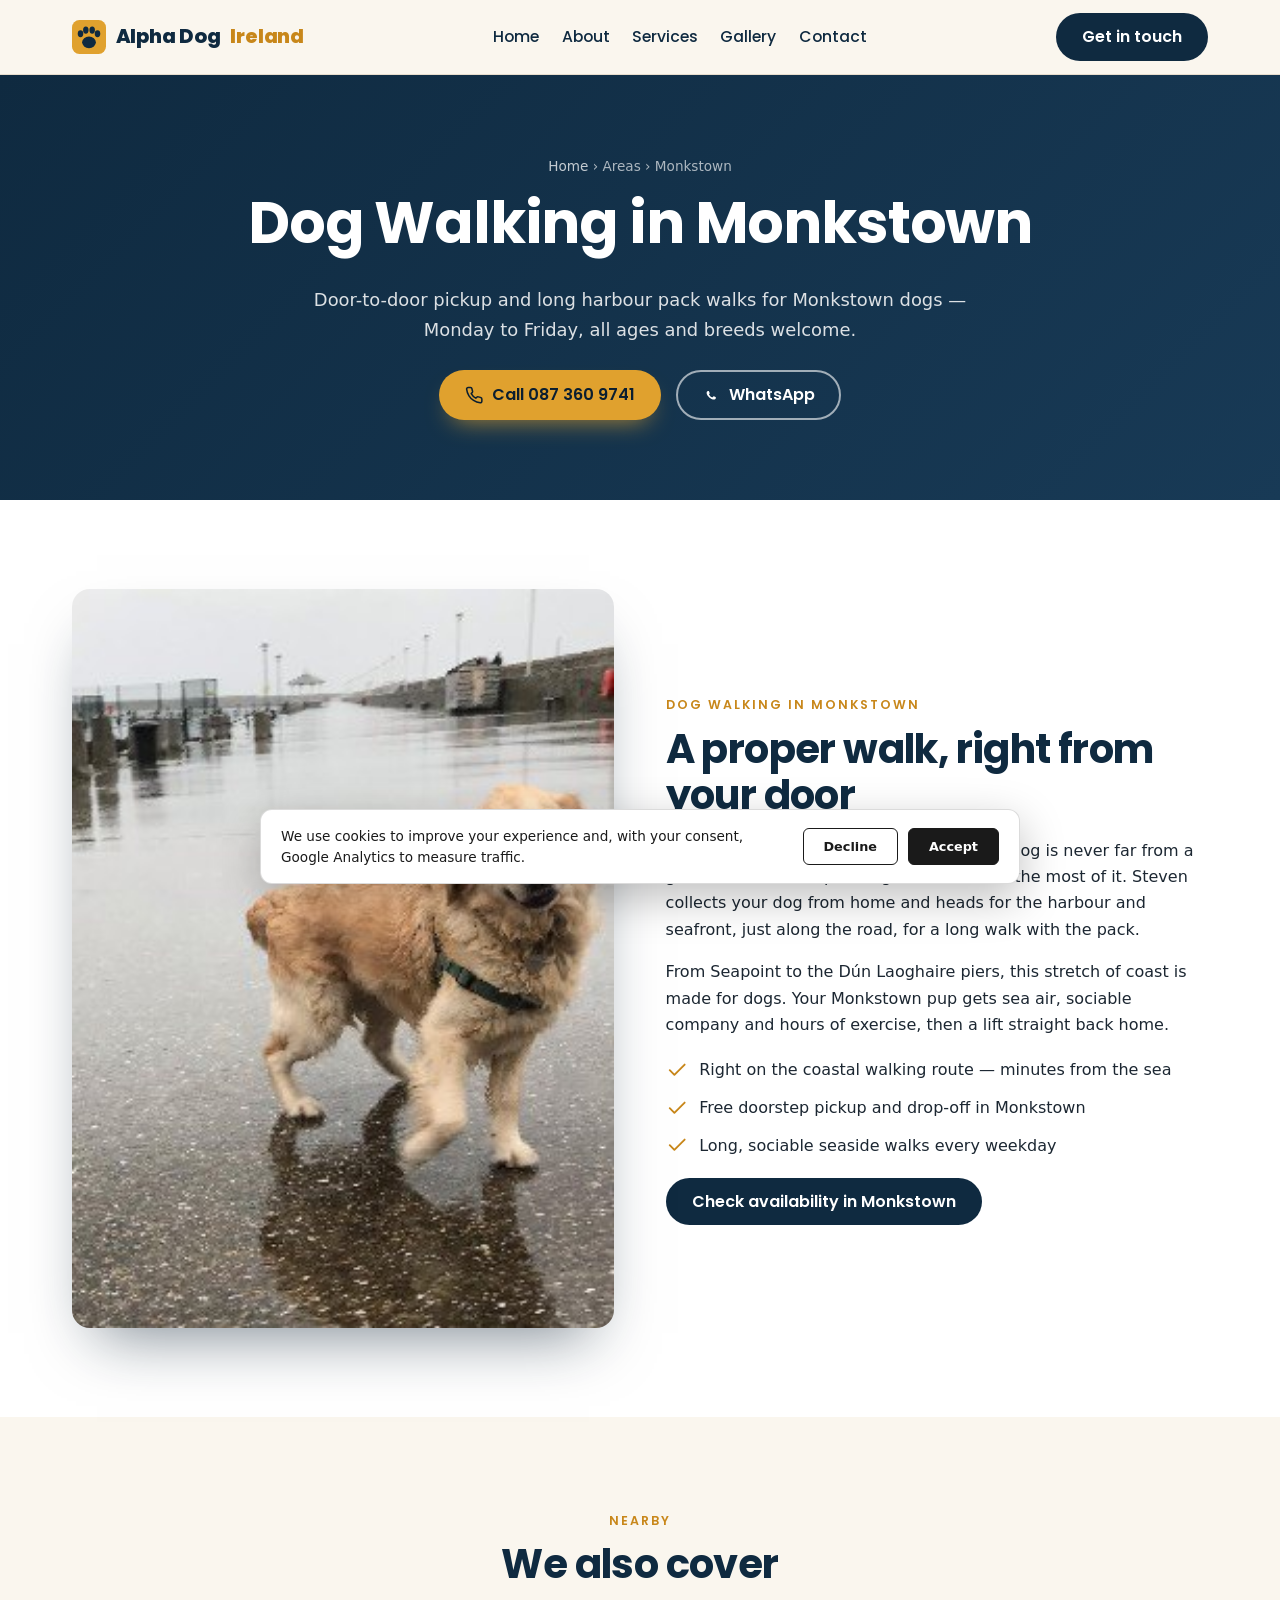
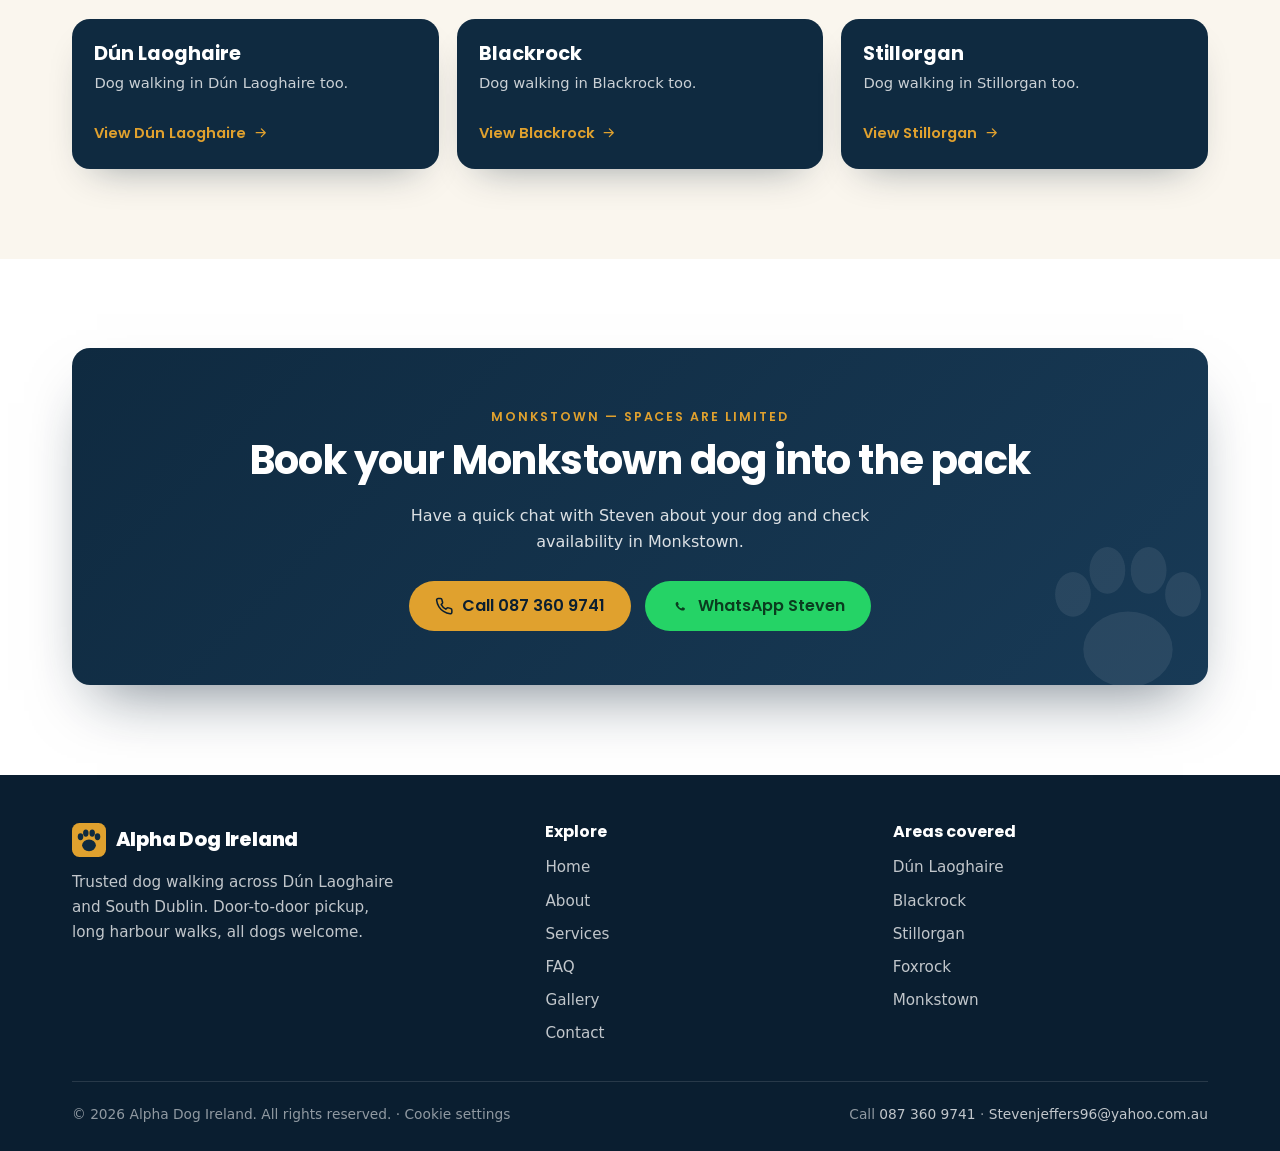
<file: areas/monkstown.html>
<!DOCTYPE html>
<html lang="en-IE">
<head>
<meta charset="UTF-8">
<meta name="viewport" content="width=device-width, initial-scale=1.0">
<title>Dog Walking in Monkstown, Dublin | Alpha Dog Ireland</title>
<meta name="description" content="Dog walking in Monkstown, South Dublin. Free door-to-door pickup and long seaside pack walks, Monday to Friday, all ages and breeds. Call 087 360 9741.">
<link rel="canonical" href="https://alphadogireland.ie/areas/monkstown.html">
<meta property="og:title" content="Dog Walking in Monkstown, Dublin | Alpha Dog Ireland">
<meta property="og:description" content="Dog walking in Monkstown, South Dublin. Free door-to-door pickup and long seaside pack walks, Monday to Friday, all ages and breeds. Call 087 360 9741.">
<meta property="og:type" content="website">
<meta property="og:url" content="https://alphadogireland.ie/areas/monkstown.html">
<meta property="og:image" content="https://alphadogireland.ie/images/og-image.jpg">
<meta name="theme-color" content="#0f2a40">
<link rel="icon" href="../favicon.svg" type="image/svg+xml">
<link rel="apple-touch-icon" href="../apple-touch-icon.png">
<link rel="preconnect" href="https://fonts.googleapis.com">
<link rel="preconnect" href="https://fonts.gstatic.com" crossorigin>
<link href="https://fonts.googleapis.com/css2?family=Poppins:wght@400;500;600;700;800&display=swap" rel="stylesheet">
<link rel="stylesheet" href="../css/style.css">
<script type="application/ld+json">
{"@context":"https://schema.org","@type":"LocalBusiness","name":"Alpha Dog Ireland","description":"Dog walking service in Monkstown, South Dublin.","telephone":"+353873609741","email":"Stevenjeffers96@yahoo.com.au","url":"https://alphadogireland.ie/areas/monkstown.html","areaServed":"Monkstown","image":"https://alphadogireland.ie/images/og-image.jpg"}
</script>
</head>
<body>

<header class="site-header">
  <div class="container nav">
    <a class="brand" href="../index.html" aria-label="Alpha Dog Ireland home"><svg class="paw" viewBox="0 0 64 64" aria-hidden="true"><rect width="64" height="64" rx="14" fill="#e0a12e"/><g fill="#0f2a40"><ellipse cx="32" cy="42" rx="13" ry="11"/><ellipse cx="16" cy="26" rx="5.2" ry="6.5"/><ellipse cx="26" cy="19" rx="5.2" ry="6.8"/><ellipse cx="38" cy="19" rx="5.2" ry="6.8"/><ellipse cx="48" cy="26" rx="5.2" ry="6.5"/></g></svg>
      Alpha Dog <span class="ie">Ireland</span>
    </a>
    <nav aria-label="Primary"><ul class="nav-links"><li><a href="../index.html">Home</a></li><li><a href="../about.html">About</a></li><li><a href="../services.html">Services</a></li><li><a href="../gallery.html">Gallery</a></li><li><a href="../contact.html">Contact</a></li></ul></nav>
    <div class="nav-cta">
      <a class="btn btn--navy" href="../contact.html">Get in touch</a>
      <button class="nav-toggle" aria-label="Menu" aria-expanded="false"><svg viewBox="0 0 24 24" fill="none" stroke="currentColor" stroke-width="2" stroke-linecap="round"><path d="M4 6h16M4 12h16M4 18h16"/></svg></button>
    </div>
  </div>
</header>

<section class="page-hero">
  <div class="container">
    <div class="breadcrumbs"><a href="../index.html">Home</a> &rsaquo; Areas &rsaquo; Monkstown</div>
    <h1>Dog Walking in Monkstown</h1>
    <p>Door-to-door pickup and long harbour pack walks for Monkstown dogs &mdash; Monday to Friday, all ages and breeds welcome.</p>
    <div class="btn-row" style="margin-top:1.6rem;justify-content:center">
      <a class="btn btn--primary" href="tel:+353873609741"><svg viewBox="0 0 24 24" fill="none" stroke="currentColor" stroke-width="2" stroke-linecap="round" stroke-linejoin="round"><path d="M22 16.92v3a2 2 0 0 1-2.18 2 19.79 19.79 0 0 1-8.63-3.07 19.5 19.5 0 0 1-6-6 19.79 19.79 0 0 1-3.07-8.67A2 2 0 0 1 4.11 2h3a2 2 0 0 1 2 1.72c.13.96.36 1.9.7 2.81a2 2 0 0 1-.45 2.11L8.09 9.91a16 16 0 0 0 6 6l1.27-1.27a2 2 0 0 1 2.11-.45c.9.34 1.85.57 2.81.7A2 2 0 0 1 22 16.92z"/></svg> Call 087 360 9741</a>
      <a class="btn btn--ghost" href="https://wa.me/353873609741?text=Hi%20Steven%2C%20I%27m%20in%20Monkstown%20and%20I%27d%20like%20to%20ask%20about%20dog%20walking" target="_blank" rel="noopener"><svg viewBox="0 0 24 24" fill="currentColor"><path d="M17.47 14.38c-.3-.15-1.76-.87-2.03-.97s-.47-.15-.67.15-.77.96-.94 1.16-.35.22-.64.07a8.13 8.13 0 0 1-2.4-1.48 9 9 0 0 1-1.66-2.06c-.17-.3 0-.46.13-.6s.3-.35.44-.52a2 2 0 0 0 .3-.5.55.55 0 0 0 0-.52c-.07-.15-.67-1.61-.92-2.2s-.48-.5-.67-.51h-.57a1.1 1.1 0 0 0-.8.37 3.35 3.35 0 0 0-1.04 2.48 5.8 5.8 0 0 0 1.22 3.09 13.3 13.3 0 0 0 5.1 4.51c.71.31 1.27.5 1.7.63a4.1 4.1 0 0 0 1.88.12c.57-.09 1.76-.72 2-1.42s.25-1.28.17-1.4-.26-.2-.55-.35z"/></svg> WhatsApp</a>
    </div>
  </div>
</section>

<section class="section section--paper">
  <div class="container split">
    <div class="split__media reveal">
      <img src="../images/gallery/dog-16.jpg" alt="Golden retriever on the pier near Monkstown" loading="lazy">
    </div>
    <div class="reveal">
      <span class="eyebrow">Dog walking in Monkstown</span>
      <h2>A proper walk, right from your door</h2>
      <p>Monkstown sits right on the coast, so your dog is never far from a good walk &mdash; and Alpha Dog Ireland makes the most of it. Steven collects your dog from home and heads for the harbour and seafront, just along the road, for a long walk with the pack.</p>
      <p>From Seapoint to the Dún Laoghaire piers, this stretch of coast is made for dogs. Your Monkstown pup gets sea air, sociable company and hours of exercise, then a lift straight back home.</p>
      <ul class="ticks">
        <li><svg viewBox="0 0 24 24" fill="none" stroke="currentColor" stroke-width="2" stroke-linecap="round" stroke-linejoin="round"><path d="M20 6 9 17l-5-5"/></svg> <span>Right on the coastal walking route &mdash; minutes from the sea</span></li>
        <li><svg viewBox="0 0 24 24" fill="none" stroke="currentColor" stroke-width="2" stroke-linecap="round" stroke-linejoin="round"><path d="M20 6 9 17l-5-5"/></svg> <span>Free doorstep pickup and drop-off in Monkstown</span></li>
        <li><svg viewBox="0 0 24 24" fill="none" stroke="currentColor" stroke-width="2" stroke-linecap="round" stroke-linejoin="round"><path d="M20 6 9 17l-5-5"/></svg> <span>Long, sociable seaside walks every weekday</span></li>
      </ul>
      <a class="btn btn--navy" href="../contact.html">Check availability in Monkstown</a>
    </div>
  </div>
</section>

<section class="section section--cream">
  <div class="container">
    <div class="center" style="margin-bottom:2rem"><span class="eyebrow">Nearby</span><h2>We also cover</h2></div>
    <div class="areas-grid">
      <a class="area-card" href="dun-laoghaire.html"><div><h3>Dún Laoghaire</h3><p>Dog walking in Dún Laoghaire too.</p></div><span class="go">View Dún Laoghaire <svg viewBox="0 0 24 24" fill="none" stroke="currentColor" stroke-width="2" stroke-linecap="round" stroke-linejoin="round"><path d="M5 12h14M13 6l6 6-6 6"/></svg></span></a>
      <a class="area-card" href="blackrock.html"><div><h3>Blackrock</h3><p>Dog walking in Blackrock too.</p></div><span class="go">View Blackrock <svg viewBox="0 0 24 24" fill="none" stroke="currentColor" stroke-width="2" stroke-linecap="round" stroke-linejoin="round"><path d="M5 12h14M13 6l6 6-6 6"/></svg></span></a>
      <a class="area-card" href="stillorgan.html"><div><h3>Stillorgan</h3><p>Dog walking in Stillorgan too.</p></div><span class="go">View Stillorgan <svg viewBox="0 0 24 24" fill="none" stroke="currentColor" stroke-width="2" stroke-linecap="round" stroke-linejoin="round"><path d="M5 12h14M13 6l6 6-6 6"/></svg></span></a>
    </div>
  </div>
</section>

<section class="section section--paper">
  <div class="container"><div class="cta-band"><svg class="paw-watermark" viewBox="0 0 64 64" aria-hidden="true"><g fill="#ffffff"><ellipse cx="32" cy="42" rx="13" ry="11"/><ellipse cx="16" cy="26" rx="5.2" ry="6.5"/><ellipse cx="26" cy="19" rx="5.2" ry="6.8"/><ellipse cx="38" cy="19" rx="5.2" ry="6.8"/><ellipse cx="48" cy="26" rx="5.2" ry="6.5"/></g></svg>
    <span class="eyebrow" style="color:var(--amber)">Monkstown &mdash; spaces are limited</span>
    <h2>Book your Monkstown dog into the pack</h2>
    <p>Have a quick chat with Steven about your dog and check availability in Monkstown.</p>
    <div class="btn-row" style="margin-top:1.6rem;justify-content:center">
      <a class="btn btn--call" href="tel:+353873609741"><svg viewBox="0 0 24 24" fill="none" stroke="currentColor" stroke-width="2" stroke-linecap="round" stroke-linejoin="round"><path d="M22 16.92v3a2 2 0 0 1-2.18 2 19.79 19.79 0 0 1-8.63-3.07 19.5 19.5 0 0 1-6-6 19.79 19.79 0 0 1-3.07-8.67A2 2 0 0 1 4.11 2h3a2 2 0 0 1 2 1.72c.13.96.36 1.9.7 2.81a2 2 0 0 1-.45 2.11L8.09 9.91a16 16 0 0 0 6 6l1.27-1.27a2 2 0 0 1 2.11-.45c.9.34 1.85.57 2.81.7A2 2 0 0 1 22 16.92z"/></svg> Call 087 360 9741</a>
      <a class="btn btn--wa" href="https://wa.me/353873609741?text=Hi%20Steven%2C%20I%27m%20in%20Monkstown%20and%20I%27d%20like%20to%20ask%20about%20dog%20walking" target="_blank" rel="noopener"><svg viewBox="0 0 24 24" fill="currentColor"><path d="M17.47 14.38c-.3-.15-1.76-.87-2.03-.97s-.47-.15-.67.15-.77.96-.94 1.16-.35.22-.64.07a8.13 8.13 0 0 1-2.4-1.48 9 9 0 0 1-1.66-2.06c-.17-.3 0-.46.13-.6s.3-.35.44-.52a2 2 0 0 0 .3-.5.55.55 0 0 0 0-.52c-.07-.15-.67-1.61-.92-2.2s-.48-.5-.67-.51h-.57a1.1 1.1 0 0 0-.8.37 3.35 3.35 0 0 0-1.04 2.48 5.8 5.8 0 0 0 1.22 3.09 13.3 13.3 0 0 0 5.1 4.51c.71.31 1.27.5 1.7.63a4.1 4.1 0 0 0 1.88.12c.57-.09 1.76-.72 2-1.42s.25-1.28.17-1.4-.26-.2-.55-.35z"/></svg> WhatsApp Steven</a>
    </div>
  </div></div>
</section>

<footer class="site-footer">
  <div class="container">
    <div class="footer-grid">
      <div class="footer-brand">
        <a class="brand" href="../index.html"><svg class="paw" viewBox="0 0 64 64" aria-hidden="true"><rect width="64" height="64" rx="14" fill="#e0a12e"/><g fill="#0f2a40"><ellipse cx="32" cy="42" rx="13" ry="11"/><ellipse cx="16" cy="26" rx="5.2" ry="6.5"/><ellipse cx="26" cy="19" rx="5.2" ry="6.8"/><ellipse cx="38" cy="19" rx="5.2" ry="6.8"/><ellipse cx="48" cy="26" rx="5.2" ry="6.5"/></g></svg> Alpha Dog Ireland</a>
        <p>Trusted dog walking across D&uacute;n Laoghaire and South Dublin. Door-to-door pickup, long harbour walks, all dogs welcome.</p>
      </div>
      <div><h4>Explore</h4><ul class="footer-links">
        <li><a href="../index.html">Home</a></li>
        <li><a href="../about.html">About</a></li>
        <li><a href="../services.html">Services</a></li>
        <li><a href="../faq.html">FAQ</a></li>
        <li><a href="../gallery.html">Gallery</a></li>
        <li><a href="../contact.html">Contact</a></li>
      </ul></div>
      <div><h4>Areas covered</h4><ul class="footer-links">
        <li><a href="dun-laoghaire.html">D&uacute;n Laoghaire</a></li>
        <li><a href="blackrock.html">Blackrock</a></li>
        <li><a href="stillorgan.html">Stillorgan</a></li>
        <li><a href="foxrock.html">Foxrock</a></li>
        <li><a href="monkstown.html">Monkstown</a></li>
      </ul></div>
    </div>
    <div class="footer-bottom">
      <span>&copy; <span id="year">2026</span> Alpha Dog Ireland. All rights reserved. &middot; <a href="#" data-cookie-settings style="color:rgba(255,255,255,.55)">Cookie settings</a></span>
      <span>Call <a href="tel:+353873609741">087 360 9741</a> &middot; <a href="mailto:Stevenjeffers96@yahoo.com.au">Stevenjeffers96@yahoo.com.au</a></span>
    </div>
  </div>
</footer>

<script src="../js/main.js"></script>
<script src="../cookie-consent.js"></script>
</body>
</html>
</file>
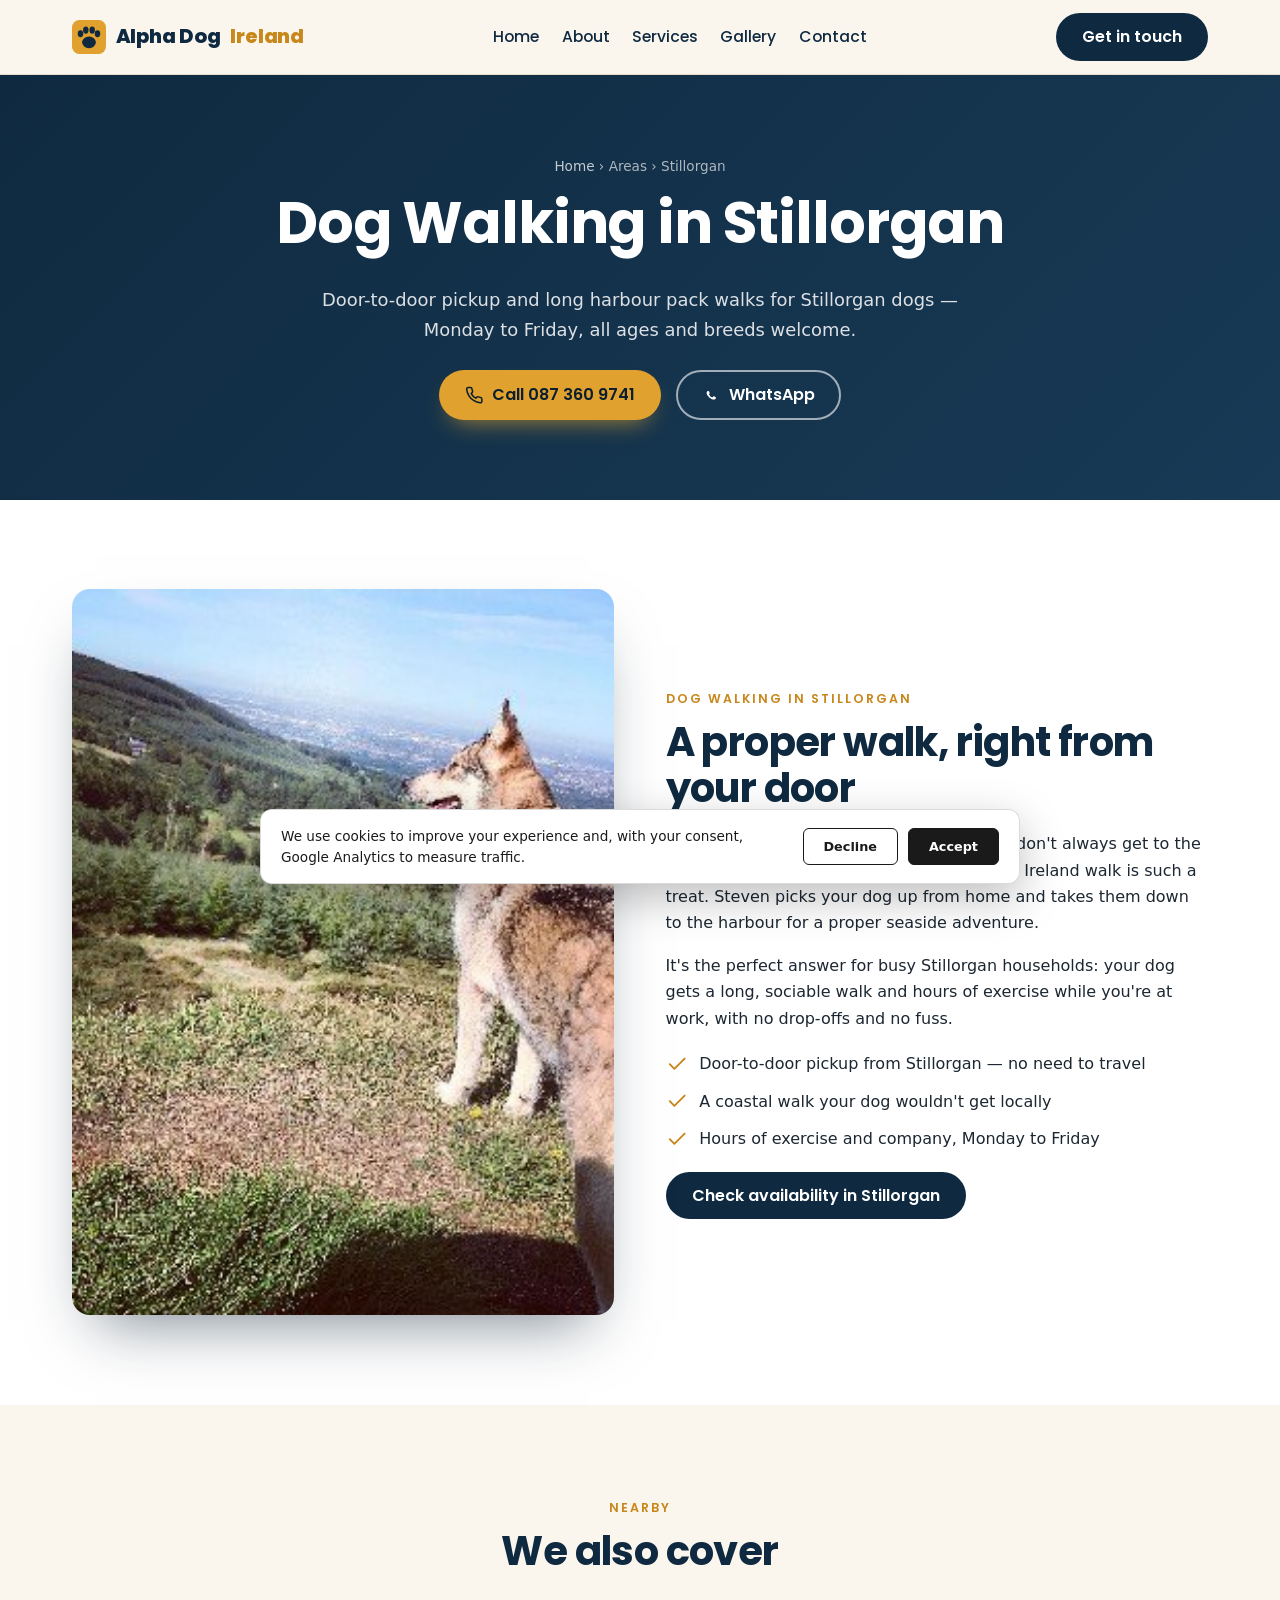
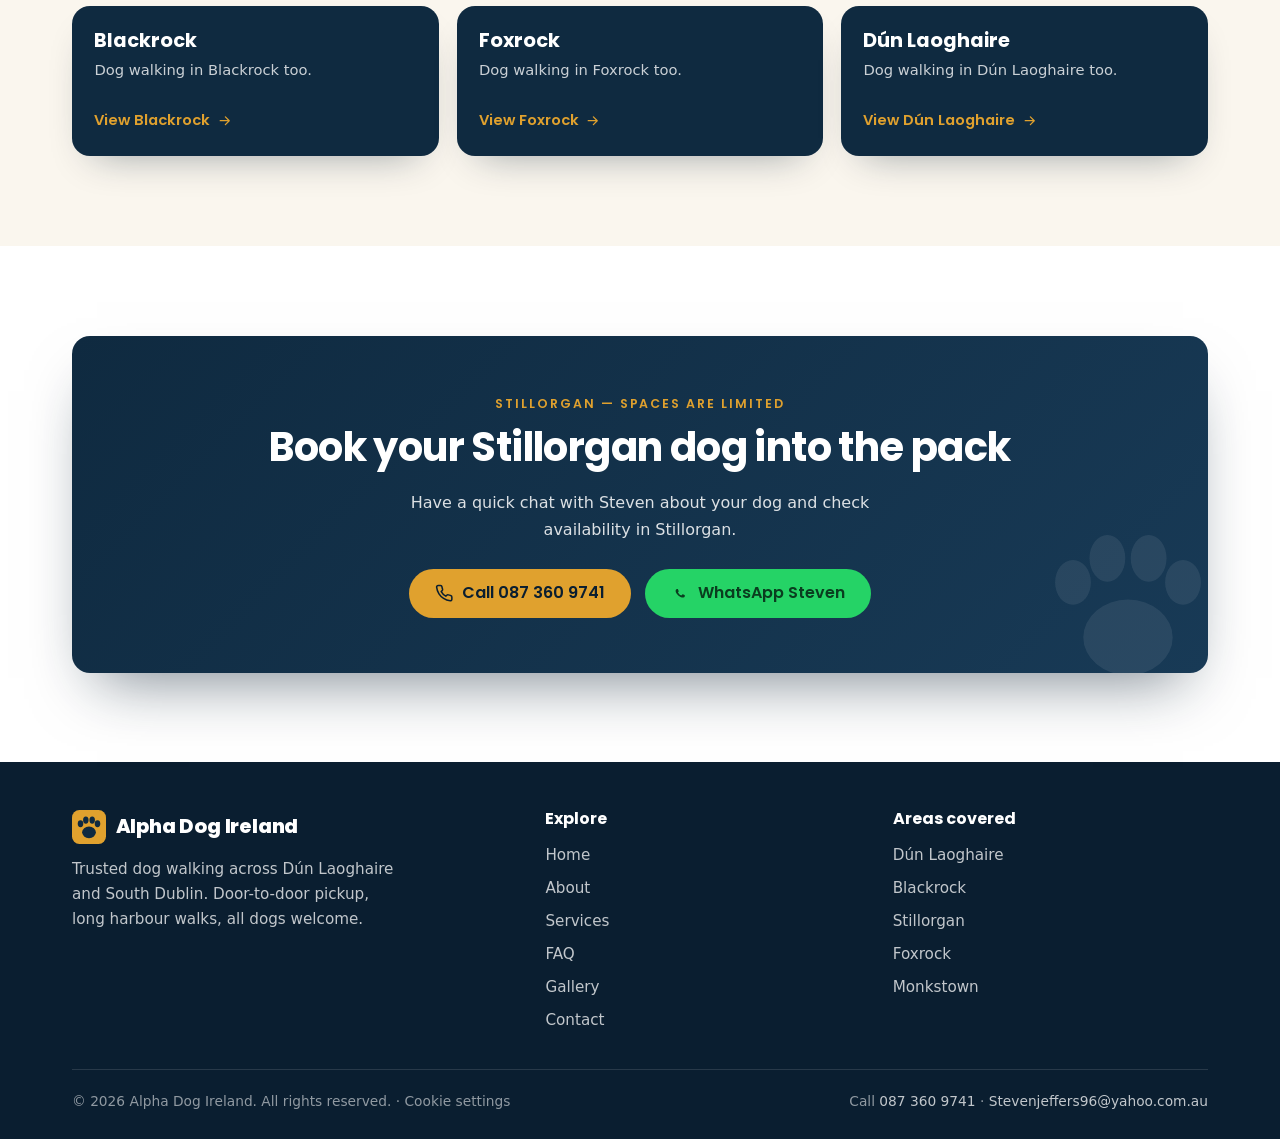
<file: areas/stillorgan.html>
<!DOCTYPE html>
<html lang="en-IE">
<head>
<meta charset="UTF-8">
<meta name="viewport" content="width=device-width, initial-scale=1.0">
<title>Dog Walking in Stillorgan, Dublin | Alpha Dog Ireland</title>
<meta name="description" content="Dog walking in Stillorgan with door-to-door pickup. Long harbour pack walks, Monday to Friday, all ages and breeds. Book with Steven on 087 360 9741.">
<link rel="canonical" href="https://alphadogireland.ie/areas/stillorgan.html">
<meta property="og:title" content="Dog Walking in Stillorgan, Dublin | Alpha Dog Ireland">
<meta property="og:description" content="Dog walking in Stillorgan with door-to-door pickup. Long harbour pack walks, Monday to Friday, all ages and breeds. Book with Steven on 087 360 9741.">
<meta property="og:type" content="website">
<meta property="og:url" content="https://alphadogireland.ie/areas/stillorgan.html">
<meta property="og:image" content="https://alphadogireland.ie/images/og-image.jpg">
<meta name="theme-color" content="#0f2a40">
<link rel="icon" href="../favicon.svg" type="image/svg+xml">
<link rel="apple-touch-icon" href="../apple-touch-icon.png">
<link rel="preconnect" href="https://fonts.googleapis.com">
<link rel="preconnect" href="https://fonts.gstatic.com" crossorigin>
<link href="https://fonts.googleapis.com/css2?family=Poppins:wght@400;500;600;700;800&display=swap" rel="stylesheet">
<link rel="stylesheet" href="../css/style.css">
<script type="application/ld+json">
{"@context":"https://schema.org","@type":"LocalBusiness","name":"Alpha Dog Ireland","description":"Dog walking service in Stillorgan, South Dublin.","telephone":"+353873609741","email":"Stevenjeffers96@yahoo.com.au","url":"https://alphadogireland.ie/areas/stillorgan.html","areaServed":"Stillorgan","image":"https://alphadogireland.ie/images/og-image.jpg"}
</script>
</head>
<body>

<header class="site-header">
  <div class="container nav">
    <a class="brand" href="../index.html" aria-label="Alpha Dog Ireland home"><svg class="paw" viewBox="0 0 64 64" aria-hidden="true"><rect width="64" height="64" rx="14" fill="#e0a12e"/><g fill="#0f2a40"><ellipse cx="32" cy="42" rx="13" ry="11"/><ellipse cx="16" cy="26" rx="5.2" ry="6.5"/><ellipse cx="26" cy="19" rx="5.2" ry="6.8"/><ellipse cx="38" cy="19" rx="5.2" ry="6.8"/><ellipse cx="48" cy="26" rx="5.2" ry="6.5"/></g></svg>
      Alpha Dog <span class="ie">Ireland</span>
    </a>
    <nav aria-label="Primary"><ul class="nav-links"><li><a href="../index.html">Home</a></li><li><a href="../about.html">About</a></li><li><a href="../services.html">Services</a></li><li><a href="../gallery.html">Gallery</a></li><li><a href="../contact.html">Contact</a></li></ul></nav>
    <div class="nav-cta">
      <a class="btn btn--navy" href="../contact.html">Get in touch</a>
      <button class="nav-toggle" aria-label="Menu" aria-expanded="false"><svg viewBox="0 0 24 24" fill="none" stroke="currentColor" stroke-width="2" stroke-linecap="round"><path d="M4 6h16M4 12h16M4 18h16"/></svg></button>
    </div>
  </div>
</header>

<section class="page-hero">
  <div class="container">
    <div class="breadcrumbs"><a href="../index.html">Home</a> &rsaquo; Areas &rsaquo; Stillorgan</div>
    <h1>Dog Walking in Stillorgan</h1>
    <p>Door-to-door pickup and long harbour pack walks for Stillorgan dogs &mdash; Monday to Friday, all ages and breeds welcome.</p>
    <div class="btn-row" style="margin-top:1.6rem;justify-content:center">
      <a class="btn btn--primary" href="tel:+353873609741"><svg viewBox="0 0 24 24" fill="none" stroke="currentColor" stroke-width="2" stroke-linecap="round" stroke-linejoin="round"><path d="M22 16.92v3a2 2 0 0 1-2.18 2 19.79 19.79 0 0 1-8.63-3.07 19.5 19.5 0 0 1-6-6 19.79 19.79 0 0 1-3.07-8.67A2 2 0 0 1 4.11 2h3a2 2 0 0 1 2 1.72c.13.96.36 1.9.7 2.81a2 2 0 0 1-.45 2.11L8.09 9.91a16 16 0 0 0 6 6l1.27-1.27a2 2 0 0 1 2.11-.45c.9.34 1.85.57 2.81.7A2 2 0 0 1 22 16.92z"/></svg> Call 087 360 9741</a>
      <a class="btn btn--ghost" href="https://wa.me/353873609741?text=Hi%20Steven%2C%20I%27m%20in%20Stillorgan%20and%20I%27d%20like%20to%20ask%20about%20dog%20walking" target="_blank" rel="noopener"><svg viewBox="0 0 24 24" fill="currentColor"><path d="M17.47 14.38c-.3-.15-1.76-.87-2.03-.97s-.47-.15-.67.15-.77.96-.94 1.16-.35.22-.64.07a8.13 8.13 0 0 1-2.4-1.48 9 9 0 0 1-1.66-2.06c-.17-.3 0-.46.13-.6s.3-.35.44-.52a2 2 0 0 0 .3-.5.55.55 0 0 0 0-.52c-.07-.15-.67-1.61-.92-2.2s-.48-.5-.67-.51h-.57a1.1 1.1 0 0 0-.8.37 3.35 3.35 0 0 0-1.04 2.48 5.8 5.8 0 0 0 1.22 3.09 13.3 13.3 0 0 0 5.1 4.51c.71.31 1.27.5 1.7.63a4.1 4.1 0 0 0 1.88.12c.57-.09 1.76-.72 2-1.42s.25-1.28.17-1.4-.26-.2-.55-.35z"/></svg> WhatsApp</a>
    </div>
  </div>
</section>

<section class="section section--paper">
  <div class="container split">
    <div class="split__media reveal">
      <img src="../images/gallery/dog-03.jpg" alt="Happy husky out on a walk near Stillorgan" loading="lazy">
    </div>
    <div class="reveal">
      <span class="eyebrow">Dog walking in Stillorgan</span>
      <h2>A proper walk, right from your door</h2>
      <p>Being a little further inland, Stillorgan dogs don't always get to the coast &mdash; which is exactly why the Alpha Dog Ireland walk is such a treat. Steven picks your dog up from home and takes them down to the harbour for a proper seaside adventure.</p>
      <p>It's the perfect answer for busy Stillorgan households: your dog gets a long, sociable walk and hours of exercise while you're at work, with no drop-offs and no fuss.</p>
      <ul class="ticks">
        <li><svg viewBox="0 0 24 24" fill="none" stroke="currentColor" stroke-width="2" stroke-linecap="round" stroke-linejoin="round"><path d="M20 6 9 17l-5-5"/></svg> <span>Door-to-door pickup from Stillorgan &mdash; no need to travel</span></li>
        <li><svg viewBox="0 0 24 24" fill="none" stroke="currentColor" stroke-width="2" stroke-linecap="round" stroke-linejoin="round"><path d="M20 6 9 17l-5-5"/></svg> <span>A coastal walk your dog wouldn't get locally</span></li>
        <li><svg viewBox="0 0 24 24" fill="none" stroke="currentColor" stroke-width="2" stroke-linecap="round" stroke-linejoin="round"><path d="M20 6 9 17l-5-5"/></svg> <span>Hours of exercise and company, Monday to Friday</span></li>
      </ul>
      <a class="btn btn--navy" href="../contact.html">Check availability in Stillorgan</a>
    </div>
  </div>
</section>

<section class="section section--cream">
  <div class="container">
    <div class="center" style="margin-bottom:2rem"><span class="eyebrow">Nearby</span><h2>We also cover</h2></div>
    <div class="areas-grid">
      <a class="area-card" href="blackrock.html"><div><h3>Blackrock</h3><p>Dog walking in Blackrock too.</p></div><span class="go">View Blackrock <svg viewBox="0 0 24 24" fill="none" stroke="currentColor" stroke-width="2" stroke-linecap="round" stroke-linejoin="round"><path d="M5 12h14M13 6l6 6-6 6"/></svg></span></a>
      <a class="area-card" href="foxrock.html"><div><h3>Foxrock</h3><p>Dog walking in Foxrock too.</p></div><span class="go">View Foxrock <svg viewBox="0 0 24 24" fill="none" stroke="currentColor" stroke-width="2" stroke-linecap="round" stroke-linejoin="round"><path d="M5 12h14M13 6l6 6-6 6"/></svg></span></a>
      <a class="area-card" href="dun-laoghaire.html"><div><h3>Dún Laoghaire</h3><p>Dog walking in Dún Laoghaire too.</p></div><span class="go">View Dún Laoghaire <svg viewBox="0 0 24 24" fill="none" stroke="currentColor" stroke-width="2" stroke-linecap="round" stroke-linejoin="round"><path d="M5 12h14M13 6l6 6-6 6"/></svg></span></a>
    </div>
  </div>
</section>

<section class="section section--paper">
  <div class="container"><div class="cta-band"><svg class="paw-watermark" viewBox="0 0 64 64" aria-hidden="true"><g fill="#ffffff"><ellipse cx="32" cy="42" rx="13" ry="11"/><ellipse cx="16" cy="26" rx="5.2" ry="6.5"/><ellipse cx="26" cy="19" rx="5.2" ry="6.8"/><ellipse cx="38" cy="19" rx="5.2" ry="6.8"/><ellipse cx="48" cy="26" rx="5.2" ry="6.5"/></g></svg>
    <span class="eyebrow" style="color:var(--amber)">Stillorgan &mdash; spaces are limited</span>
    <h2>Book your Stillorgan dog into the pack</h2>
    <p>Have a quick chat with Steven about your dog and check availability in Stillorgan.</p>
    <div class="btn-row" style="margin-top:1.6rem;justify-content:center">
      <a class="btn btn--call" href="tel:+353873609741"><svg viewBox="0 0 24 24" fill="none" stroke="currentColor" stroke-width="2" stroke-linecap="round" stroke-linejoin="round"><path d="M22 16.92v3a2 2 0 0 1-2.18 2 19.79 19.79 0 0 1-8.63-3.07 19.5 19.5 0 0 1-6-6 19.79 19.79 0 0 1-3.07-8.67A2 2 0 0 1 4.11 2h3a2 2 0 0 1 2 1.72c.13.96.36 1.9.7 2.81a2 2 0 0 1-.45 2.11L8.09 9.91a16 16 0 0 0 6 6l1.27-1.27a2 2 0 0 1 2.11-.45c.9.34 1.85.57 2.81.7A2 2 0 0 1 22 16.92z"/></svg> Call 087 360 9741</a>
      <a class="btn btn--wa" href="https://wa.me/353873609741?text=Hi%20Steven%2C%20I%27m%20in%20Stillorgan%20and%20I%27d%20like%20to%20ask%20about%20dog%20walking" target="_blank" rel="noopener"><svg viewBox="0 0 24 24" fill="currentColor"><path d="M17.47 14.38c-.3-.15-1.76-.87-2.03-.97s-.47-.15-.67.15-.77.96-.94 1.16-.35.22-.64.07a8.13 8.13 0 0 1-2.4-1.48 9 9 0 0 1-1.66-2.06c-.17-.3 0-.46.13-.6s.3-.35.44-.52a2 2 0 0 0 .3-.5.55.55 0 0 0 0-.52c-.07-.15-.67-1.61-.92-2.2s-.48-.5-.67-.51h-.57a1.1 1.1 0 0 0-.8.37 3.35 3.35 0 0 0-1.04 2.48 5.8 5.8 0 0 0 1.22 3.09 13.3 13.3 0 0 0 5.1 4.51c.71.31 1.27.5 1.7.63a4.1 4.1 0 0 0 1.88.12c.57-.09 1.76-.72 2-1.42s.25-1.28.17-1.4-.26-.2-.55-.35z"/></svg> WhatsApp Steven</a>
    </div>
  </div></div>
</section>

<footer class="site-footer">
  <div class="container">
    <div class="footer-grid">
      <div class="footer-brand">
        <a class="brand" href="../index.html"><svg class="paw" viewBox="0 0 64 64" aria-hidden="true"><rect width="64" height="64" rx="14" fill="#e0a12e"/><g fill="#0f2a40"><ellipse cx="32" cy="42" rx="13" ry="11"/><ellipse cx="16" cy="26" rx="5.2" ry="6.5"/><ellipse cx="26" cy="19" rx="5.2" ry="6.8"/><ellipse cx="38" cy="19" rx="5.2" ry="6.8"/><ellipse cx="48" cy="26" rx="5.2" ry="6.5"/></g></svg> Alpha Dog Ireland</a>
        <p>Trusted dog walking across D&uacute;n Laoghaire and South Dublin. Door-to-door pickup, long harbour walks, all dogs welcome.</p>
      </div>
      <div><h4>Explore</h4><ul class="footer-links">
        <li><a href="../index.html">Home</a></li>
        <li><a href="../about.html">About</a></li>
        <li><a href="../services.html">Services</a></li>
        <li><a href="../faq.html">FAQ</a></li>
        <li><a href="../gallery.html">Gallery</a></li>
        <li><a href="../contact.html">Contact</a></li>
      </ul></div>
      <div><h4>Areas covered</h4><ul class="footer-links">
        <li><a href="dun-laoghaire.html">D&uacute;n Laoghaire</a></li>
        <li><a href="blackrock.html">Blackrock</a></li>
        <li><a href="stillorgan.html">Stillorgan</a></li>
        <li><a href="foxrock.html">Foxrock</a></li>
        <li><a href="monkstown.html">Monkstown</a></li>
      </ul></div>
    </div>
    <div class="footer-bottom">
      <span>&copy; <span id="year">2026</span> Alpha Dog Ireland. All rights reserved. &middot; <a href="#" data-cookie-settings style="color:rgba(255,255,255,.55)">Cookie settings</a></span>
      <span>Call <a href="tel:+353873609741">087 360 9741</a> &middot; <a href="mailto:Stevenjeffers96@yahoo.com.au">Stevenjeffers96@yahoo.com.au</a></span>
    </div>
  </div>
</footer>

<script src="../js/main.js"></script>
<script src="../cookie-consent.js"></script>
</body>
</html>
</file>
<file: css/style.css>
/* ==========================================================================
   Alpha Dog Ireland — stylesheet
   Brand: harbour navy + warm amber. Friendly, coastal, trustworthy.
   ========================================================================== */

:root{
  --navy:#0f2a40;
  --navy-deep:#0a1e30;
  --navy-soft:#183a56;
  --amber:#e0a12e;
  --amber-dark:#c8871a;
  --cream:#faf6ee;
  --paper:#ffffff;
  --ink:#1c2732;
  --ink-soft:#4a5a68;
  --line:#e7ddcd;
  --radius:18px;
  --radius-sm:12px;
  --shadow:0 18px 40px -22px rgba(10,30,48,.45);
  --shadow-lg:0 30px 60px -25px rgba(10,30,48,.55);
  --maxw:1180px;
  --font-head:'Poppins',system-ui,-apple-system,'Segoe UI',Roboto,sans-serif;
  --font-body:system-ui,-apple-system,'Segoe UI',Roboto,Helvetica,Arial,sans-serif;
}

*,*::before,*::after{box-sizing:border-box}
html{scroll-behavior:smooth}
body{
  margin:0;
  font-family:var(--font-body);
  color:var(--ink);
  background:var(--cream);
  line-height:1.65;
  -webkit-font-smoothing:antialiased;
}
img{max-width:100%;display:block}
a{color:var(--amber-dark);text-decoration:none}
h1,h2,h3,h4{font-family:var(--font-head);line-height:1.15;color:var(--navy);margin:0 0 .5em;font-weight:700}
h1{font-size:clamp(2.1rem,5.2vw,3.6rem);letter-spacing:-.02em}
h2{font-size:clamp(1.7rem,3.6vw,2.5rem);letter-spacing:-.015em}
h3{font-size:1.3rem}
p{margin:0 0 1rem}

.container{width:100%;max-width:var(--maxw);margin:0 auto;padding:0 22px}
.section{padding:clamp(3.5rem,7vw,6rem) 0}
.section--tight{padding:clamp(2.5rem,5vw,4rem) 0}
.section--cream{background:var(--cream)}
.section--paper{background:var(--paper)}
.center{text-align:center}
.eyebrow{
  display:inline-block;font-family:var(--font-head);font-weight:600;
  text-transform:uppercase;letter-spacing:.16em;font-size:.78rem;
  color:var(--amber-dark);margin-bottom:.6rem;
}
.lead{font-size:1.15rem;color:var(--ink-soft);max-width:60ch}
.center .lead{margin-left:auto;margin-right:auto}

/* ---------- Buttons ---------- */
.btn{
  display:inline-flex;align-items:center;justify-content:center;gap:.55rem;
  font-family:var(--font-head);font-weight:600;font-size:1rem;
  padding:.85rem 1.5rem;border-radius:999px;border:2px solid transparent;
  cursor:pointer;transition:transform .15s ease,box-shadow .2s ease,background .2s ease;
  line-height:1;white-space:nowrap;
}
.btn:hover{transform:translateY(-2px)}
.btn svg{width:1.15em;height:1.15em;flex:none}
.btn--primary{background:var(--amber);color:var(--navy-deep);box-shadow:0 12px 24px -12px rgba(224,161,46,.8)}
.btn--primary:hover{background:var(--amber-dark);color:#fff}
.btn--ghost{background:transparent;color:#fff;border-color:rgba(255,255,255,.6)}
.btn--ghost:hover{background:#fff;color:var(--navy);border-color:#fff}
.btn--navy{background:var(--navy);color:#fff}
.btn--navy:hover{background:var(--navy-deep)}
.btn--call{background:var(--amber);color:var(--navy-deep)}
.btn--call:hover{background:var(--amber-dark);color:#fff}
.btn--wa{background:#25d366;color:#0a3d1f}
.btn--wa:hover{background:#1eb457;color:#fff}
.btn--email{background:var(--navy);color:#fff}
.btn--email:hover{background:var(--navy-deep)}
.btn-row{display:flex;flex-wrap:wrap;gap:.9rem}
.center .btn-row{justify-content:center}

/* ---------- Header / nav ---------- */
.site-header{
  position:sticky;top:0;z-index:60;
  background:rgba(250,246,238,.92);backdrop-filter:blur(10px);
  border-bottom:1px solid var(--line);transition:background .25s;
}
.nav{display:flex;align-items:center;justify-content:space-between;gap:1rem;height:74px}
.brand{display:flex;align-items:center;gap:.6rem;font-family:var(--font-head);font-weight:800;
  font-size:1.22rem;color:var(--navy);letter-spacing:-.01em}
.brand .paw{width:34px;height:34px;flex:none}
.brand span.ie{color:var(--amber-dark)}
.nav-links{display:flex;align-items:center;gap:1.4rem;list-style:none;margin:0;padding:0}
.nav-links a{font-family:var(--font-head);font-weight:500;color:var(--navy);font-size:.98rem;position:relative}
.nav-links a:hover{color:var(--amber-dark)}
.nav-links a.active{color:var(--amber-dark)}
.nav-links a.active::after{content:"";position:absolute;left:0;right:0;bottom:-6px;height:2px;background:var(--amber)}
.nav-cta{display:flex;align-items:center;gap:.6rem}
.nav-toggle{display:none;background:none;border:0;cursor:pointer;padding:8px;color:var(--navy)}
.nav-toggle svg{width:28px;height:28px}

@media(max-width:900px){
  .nav-links{
    position:fixed;inset:74px 0 auto 0;flex-direction:column;gap:0;
    background:var(--cream);border-bottom:1px solid var(--line);
    padding:.5rem 22px 1.2rem;transform:translateY(-120%);transition:transform .3s ease;
    box-shadow:var(--shadow);
  }
  .nav-links.open{transform:translateY(0)}
  .nav-links a{width:100%;padding:.9rem 0;border-bottom:1px solid var(--line);font-size:1.05rem}
  .nav-links a.active::after{display:none}
  .nav-toggle{display:inline-flex}
  .nav-cta .btn--navy{display:none}
}

/* ---------- Hero ---------- */
.hero{position:relative;min-height:min(88vh,760px);display:flex;align-items:center;overflow:hidden;color:#fff}
.hero__media{position:absolute;inset:0;z-index:0}
.hero__media video,.hero__media img{width:100%;height:100%;object-fit:cover}
.hero__media::after{
  content:"";position:absolute;inset:0;
  background:linear-gradient(180deg,rgba(10,30,48,.55) 0%,rgba(10,30,48,.45) 40%,rgba(10,30,48,.8) 100%);
}
.hero__inner{position:relative;z-index:2;padding:5rem 0}
.hero h1{color:#fff;max-width:16ch}
.hero .kicker{display:inline-flex;align-items:center;gap:.5rem;background:rgba(255,255,255,.14);
  border:1px solid rgba(255,255,255,.25);padding:.4rem .9rem;border-radius:999px;
  font-family:var(--font-head);font-weight:500;font-size:.85rem;margin-bottom:1.2rem}
.hero p.hero-sub{font-size:1.2rem;max-width:46ch;color:rgba(255,255,255,.92)}
.hero .btn-row{margin-top:1.8rem}
.hero__trust{margin-top:1.6rem;display:flex;flex-wrap:wrap;gap:1.4rem;font-size:.92rem;color:rgba(255,255,255,.85)}
.hero__trust span{display:inline-flex;align-items:center;gap:.4rem}
.hero__trust svg{width:1.1em;height:1.1em;color:var(--amber)}

/* ---------- Feature strip ---------- */
.features{display:grid;grid-template-columns:repeat(4,1fr);gap:1.1rem}
.feature{background:var(--paper);border:1px solid var(--line);border-radius:var(--radius);
  padding:1.6rem 1.4rem;box-shadow:var(--shadow);text-align:center}
.feature .ic{width:56px;height:56px;margin:0 auto .9rem;display:grid;place-items:center;
  background:var(--cream);border-radius:14px;color:var(--amber-dark)}
.feature .ic svg{width:28px;height:28px}
.feature h3{font-size:1.08rem;margin-bottom:.35rem}
.feature p{font-size:.94rem;color:var(--ink-soft);margin:0}
@media(max-width:880px){.features{grid-template-columns:repeat(2,1fr)}}
@media(max-width:480px){.features{grid-template-columns:1fr}}

/* ---------- Split (image + text) ---------- */
.split{display:grid;grid-template-columns:1fr 1fr;gap:clamp(1.5rem,4vw,3.5rem);align-items:center}
.split--reverse .split__media{order:2}
.split__media img{border-radius:var(--radius);box-shadow:var(--shadow-lg);width:100%}
.split__media{position:relative}
.split__badge{position:absolute;bottom:-18px;right:-10px;background:var(--amber);color:var(--navy-deep);
  font-family:var(--font-head);font-weight:700;padding:.7rem 1.1rem;border-radius:14px;
  box-shadow:var(--shadow);font-size:.95rem;line-height:1.2;text-align:center}
@media(max-width:820px){
  .split{grid-template-columns:1fr}
  .split--reverse .split__media{order:0}
  .split__badge{right:16px}
}

/* ---------- List with checks ---------- */
.ticks{list-style:none;margin:1.2rem 0;padding:0;display:grid;gap:.7rem}
.ticks li{display:flex;gap:.7rem;align-items:flex-start;color:var(--ink)}
.ticks li svg{width:1.4em;height:1.4em;color:var(--amber-dark);flex:none;margin-top:.1em}

/* ---------- Areas ---------- */
.areas-grid{display:grid;grid-template-columns:repeat(3,1fr);gap:1.1rem}
.area-card{display:flex;flex-direction:column;justify-content:space-between;gap:1rem;
  background:var(--navy);color:#fff;border-radius:var(--radius);padding:1.5rem 1.4rem;
  box-shadow:var(--shadow);transition:transform .18s ease,box-shadow .2s ease;min-height:150px}
.area-card:hover{transform:translateY(-4px);box-shadow:var(--shadow-lg)}
.area-card h3{color:#fff;margin:0;font-size:1.22rem}
.area-card p{color:rgba(255,255,255,.78);font-size:.92rem;margin:.35rem 0 0}
.area-card .go{display:inline-flex;align-items:center;gap:.4rem;color:var(--amber);
  font-family:var(--font-head);font-weight:600;font-size:.92rem}
.area-card .go svg{width:1.05em;height:1.05em;transition:transform .18s}
.area-card:hover .go svg{transform:translateX(4px)}
@media(max-width:820px){.areas-grid{grid-template-columns:repeat(2,1fr)}}
@media(max-width:480px){.areas-grid{grid-template-columns:1fr}}

/* ---------- Gallery ---------- */
.gallery{columns:4 220px;column-gap:14px}
.gallery figure{margin:0 0 14px;break-inside:avoid;border-radius:var(--radius-sm);overflow:hidden;
  box-shadow:var(--shadow);cursor:zoom-in;position:relative;background:var(--navy-soft)}
.gallery img{width:100%;transition:transform .35s ease;display:block}
.gallery figure:hover img{transform:scale(1.05)}
@media(max-width:520px){.gallery{columns:2 140px;column-gap:10px}.gallery figure{margin-bottom:10px}}

/* Lightbox */
.lightbox{position:fixed;inset:0;z-index:200;background:rgba(8,20,32,.92);
  display:none;align-items:center;justify-content:center;padding:24px}
.lightbox.open{display:flex}
.lightbox img{max-width:92vw;max-height:86vh;border-radius:12px;box-shadow:var(--shadow-lg)}
.lightbox__close{position:absolute;top:18px;right:22px;background:none;border:0;color:#fff;
  font-size:2.4rem;line-height:1;cursor:pointer;font-family:var(--font-head)}
.lightbox__nav{position:absolute;top:50%;transform:translateY(-50%);background:rgba(255,255,255,.12);
  border:0;color:#fff;width:52px;height:52px;border-radius:50%;font-size:1.6rem;cursor:pointer;display:grid;place-items:center}
.lightbox__nav:hover{background:rgba(255,255,255,.24)}
.lightbox__nav.prev{left:18px}
.lightbox__nav.next{right:18px}

/* ---------- CTA band ---------- */
.cta-band{background:linear-gradient(135deg,var(--navy) 0%,var(--navy-soft) 100%);color:#fff;
  border-radius:var(--radius);padding:clamp(2.2rem,5vw,3.4rem);text-align:center;box-shadow:var(--shadow-lg);
  position:relative;overflow:hidden}
.cta-band h2{color:#fff}
.cta-band p{color:rgba(255,255,255,.85);max-width:52ch;margin-left:auto;margin-right:auto}
.cta-band .paw-watermark{position:absolute;right:-30px;bottom:-40px;width:220px;opacity:.08}

/* ---------- Contact ---------- */
.contact-grid{display:grid;grid-template-columns:1.1fr .9fr;gap:clamp(1.5rem,4vw,3rem);align-items:start}
.contact-cards{display:grid;gap:1rem}
.contact-card{display:flex;align-items:center;gap:1rem;background:var(--paper);border:1px solid var(--line);
  border-radius:var(--radius);padding:1.2rem 1.3rem;box-shadow:var(--shadow);transition:transform .15s}
.contact-card:hover{transform:translateY(-3px)}
.contact-card .ic{width:52px;height:52px;border-radius:14px;display:grid;place-items:center;flex:none;color:#fff}
.contact-card .ic svg{width:26px;height:26px}
.ic--call{background:var(--amber)}.ic--call{color:var(--navy-deep)}
.ic--wa{background:#25d366;color:#0a3d1f}
.ic--email{background:var(--navy)}
.contact-card .label{font-family:var(--font-head);font-weight:600;color:var(--navy);font-size:.85rem;
  text-transform:uppercase;letter-spacing:.08em}
.contact-card .value{font-size:1.12rem;font-weight:600;color:var(--ink);word-break:break-word}
.info-panel{background:var(--navy);color:#fff;border-radius:var(--radius);padding:1.8rem;box-shadow:var(--shadow)}
.info-panel h3{color:#fff}
.info-panel .row{display:flex;gap:.7rem;padding:.55rem 0;border-bottom:1px solid rgba(255,255,255,.12);font-size:.98rem}
.info-panel .row:last-child{border-bottom:0}
.info-panel .row strong{color:var(--amber);min-width:104px;font-family:var(--font-head);font-weight:600}
@media(max-width:820px){.contact-grid{grid-template-columns:1fr}}

/* ---------- Footer ---------- */
.site-footer{background:var(--navy-deep);color:rgba(255,255,255,.75);padding:3rem 0 1.6rem}
.footer-grid{display:grid;grid-template-columns:1.4fr 1fr 1fr;gap:2rem}
.site-footer h4{color:#fff;font-size:1rem;margin-bottom:.9rem;font-family:var(--font-head)}
.site-footer a{color:rgba(255,255,255,.75)}
.site-footer a:hover{color:var(--amber)}
.footer-links{list-style:none;margin:0;padding:0;display:grid;gap:.5rem;font-size:.95rem}
.footer-brand .brand{color:#fff;margin-bottom:.8rem}
.footer-brand p{font-size:.95rem;max-width:34ch}
.footer-bottom{border-top:1px solid rgba(255,255,255,.12);margin-top:2.2rem;padding-top:1.3rem;
  display:flex;justify-content:space-between;gap:1rem;flex-wrap:wrap;font-size:.86rem;color:rgba(255,255,255,.55)}
@media(max-width:760px){.footer-grid{grid-template-columns:1fr 1fr}.footer-brand{grid-column:1/-1}}
@media(max-width:460px){.footer-grid{grid-template-columns:1fr}}

/* ---------- Misc ---------- */
.page-hero{background:linear-gradient(135deg,var(--navy) 0%,var(--navy-soft) 100%);color:#fff;
  padding:clamp(3rem,7vw,5rem) 0;text-align:center}
.page-hero h1{color:#fff}
.page-hero p{color:rgba(255,255,255,.85);max-width:58ch;margin:0 auto;font-size:1.12rem}
.breadcrumbs{font-size:.85rem;color:rgba(255,255,255,.65);margin-bottom:.8rem}
.breadcrumbs a{color:rgba(255,255,255,.75)}
.prose{max-width:70ch}
.prose h2{margin-top:2rem}
.pill-row{display:flex;flex-wrap:wrap;gap:.6rem;margin:1rem 0}
.pill{background:var(--paper);border:1px solid var(--line);border-radius:999px;padding:.4rem 1rem;
  font-size:.9rem;font-family:var(--font-head);font-weight:500;color:var(--navy)}
.reveal{opacity:0;transform:translateY(18px);transition:opacity .6s ease,transform .6s ease}
.reveal.in{opacity:1;transform:none}
@media(prefers-reduced-motion:reduce){.reveal{opacity:1;transform:none;transition:none}html{scroll-behavior:auto}}

/* ---------- FAQ accordion ---------- */
.faq-list{max-width:820px;margin:0 auto;display:grid;gap:.9rem}
details.faq{background:var(--paper);border:1px solid var(--line);border-radius:var(--radius-sm);
  box-shadow:var(--shadow);overflow:hidden}
details.faq summary{list-style:none;cursor:pointer;padding:1.15rem 1.4rem;font-family:var(--font-head);
  font-weight:600;color:var(--navy);font-size:1.08rem;display:flex;justify-content:space-between;
  align-items:center;gap:1rem}
details.faq summary::-webkit-details-marker{display:none}
details.faq summary::after{content:"+";font-size:1.7rem;color:var(--amber-dark);line-height:1;
  font-weight:400;flex:none}
details.faq[open] summary::after{content:"\2013"}
details.faq summary:hover{color:var(--amber-dark)}
details.faq .faq-a{padding:0 1.4rem 1.3rem;color:var(--ink-soft);line-height:1.7}
details.faq .faq-a p{margin:0 0 .7rem}
details.faq .faq-a p:last-child{margin:0}

/* ---------- Coverage map ---------- */
.map-wrap{border-radius:var(--radius);overflow:hidden;box-shadow:var(--shadow-lg);border:1px solid var(--line)}
#coverage-map{height:460px;width:100%;position:relative;z-index:1;background:#dbe6ec}
.leaflet-container{font-family:var(--font-body)}
.map-pin-label{font-family:var(--font-head);font-weight:600;color:var(--navy);font-size:.92rem}
@media(max-width:600px){#coverage-map{height:360px}}
</file>
